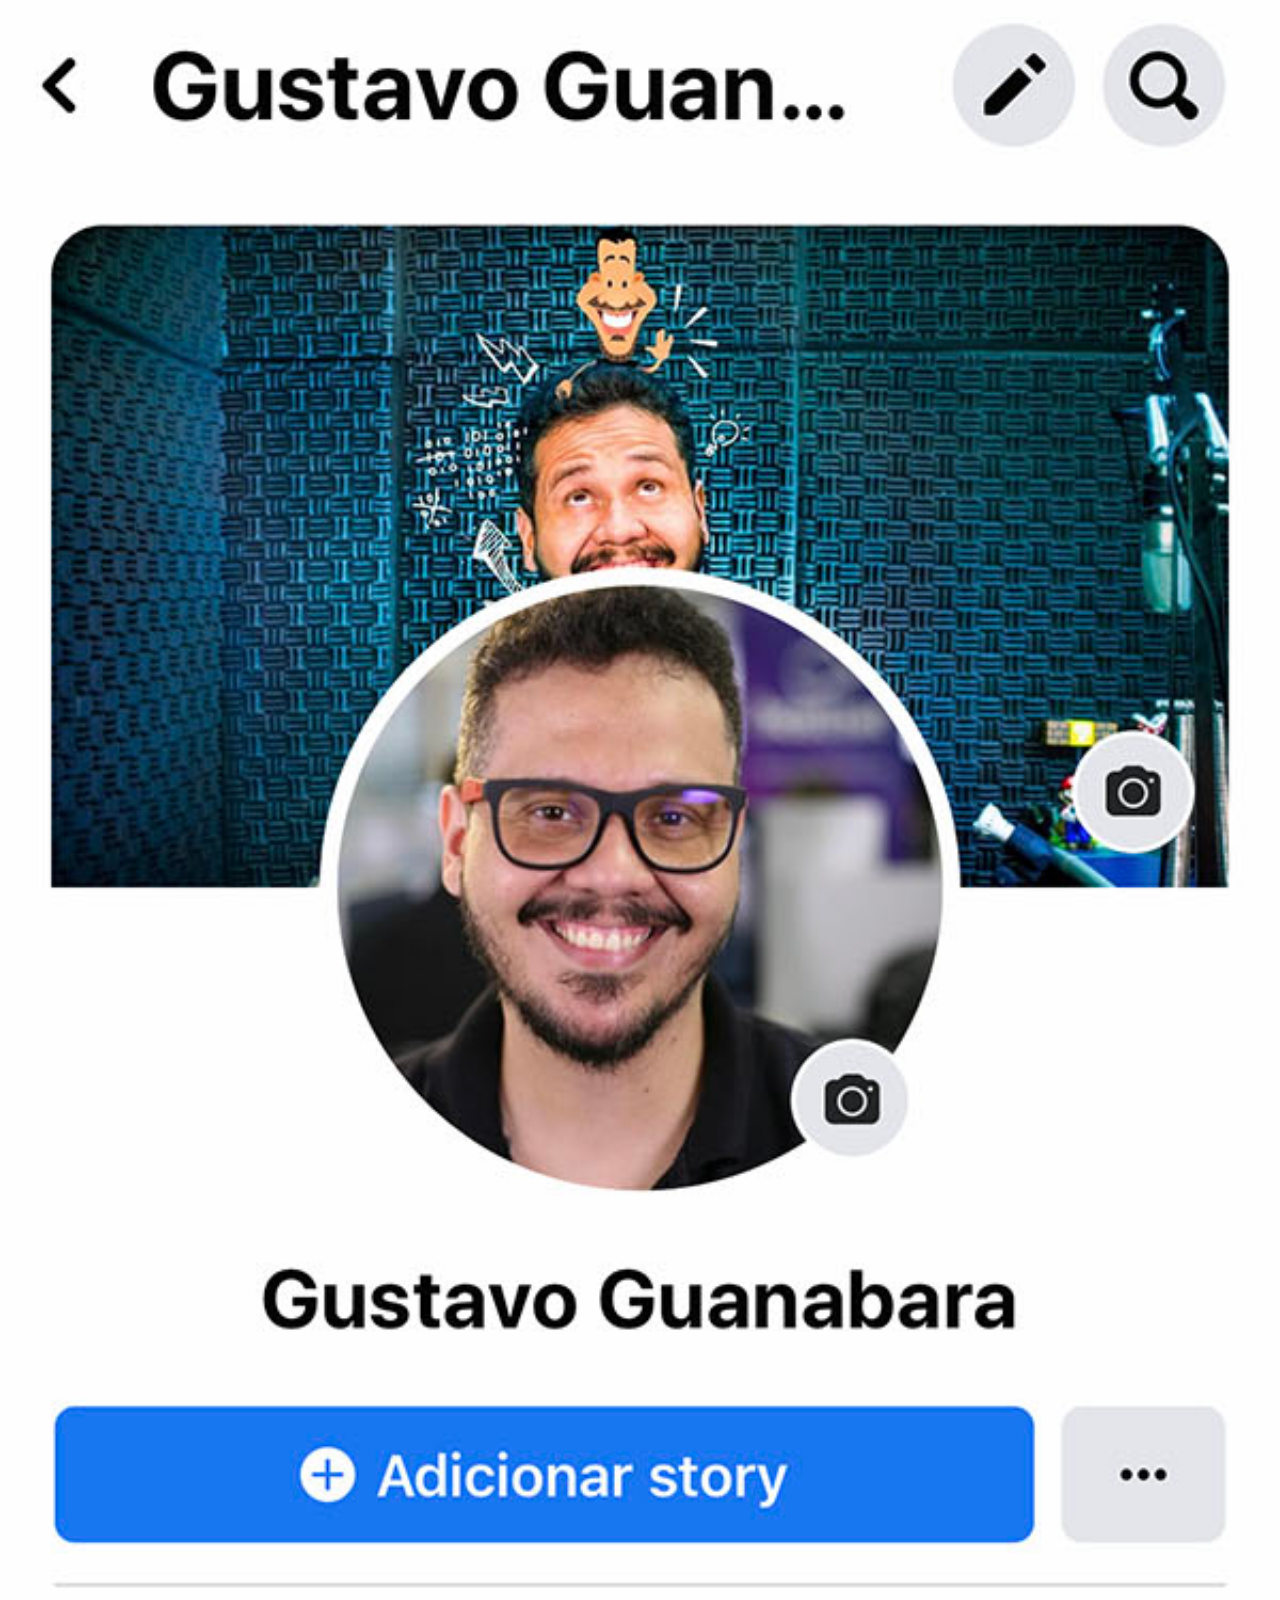
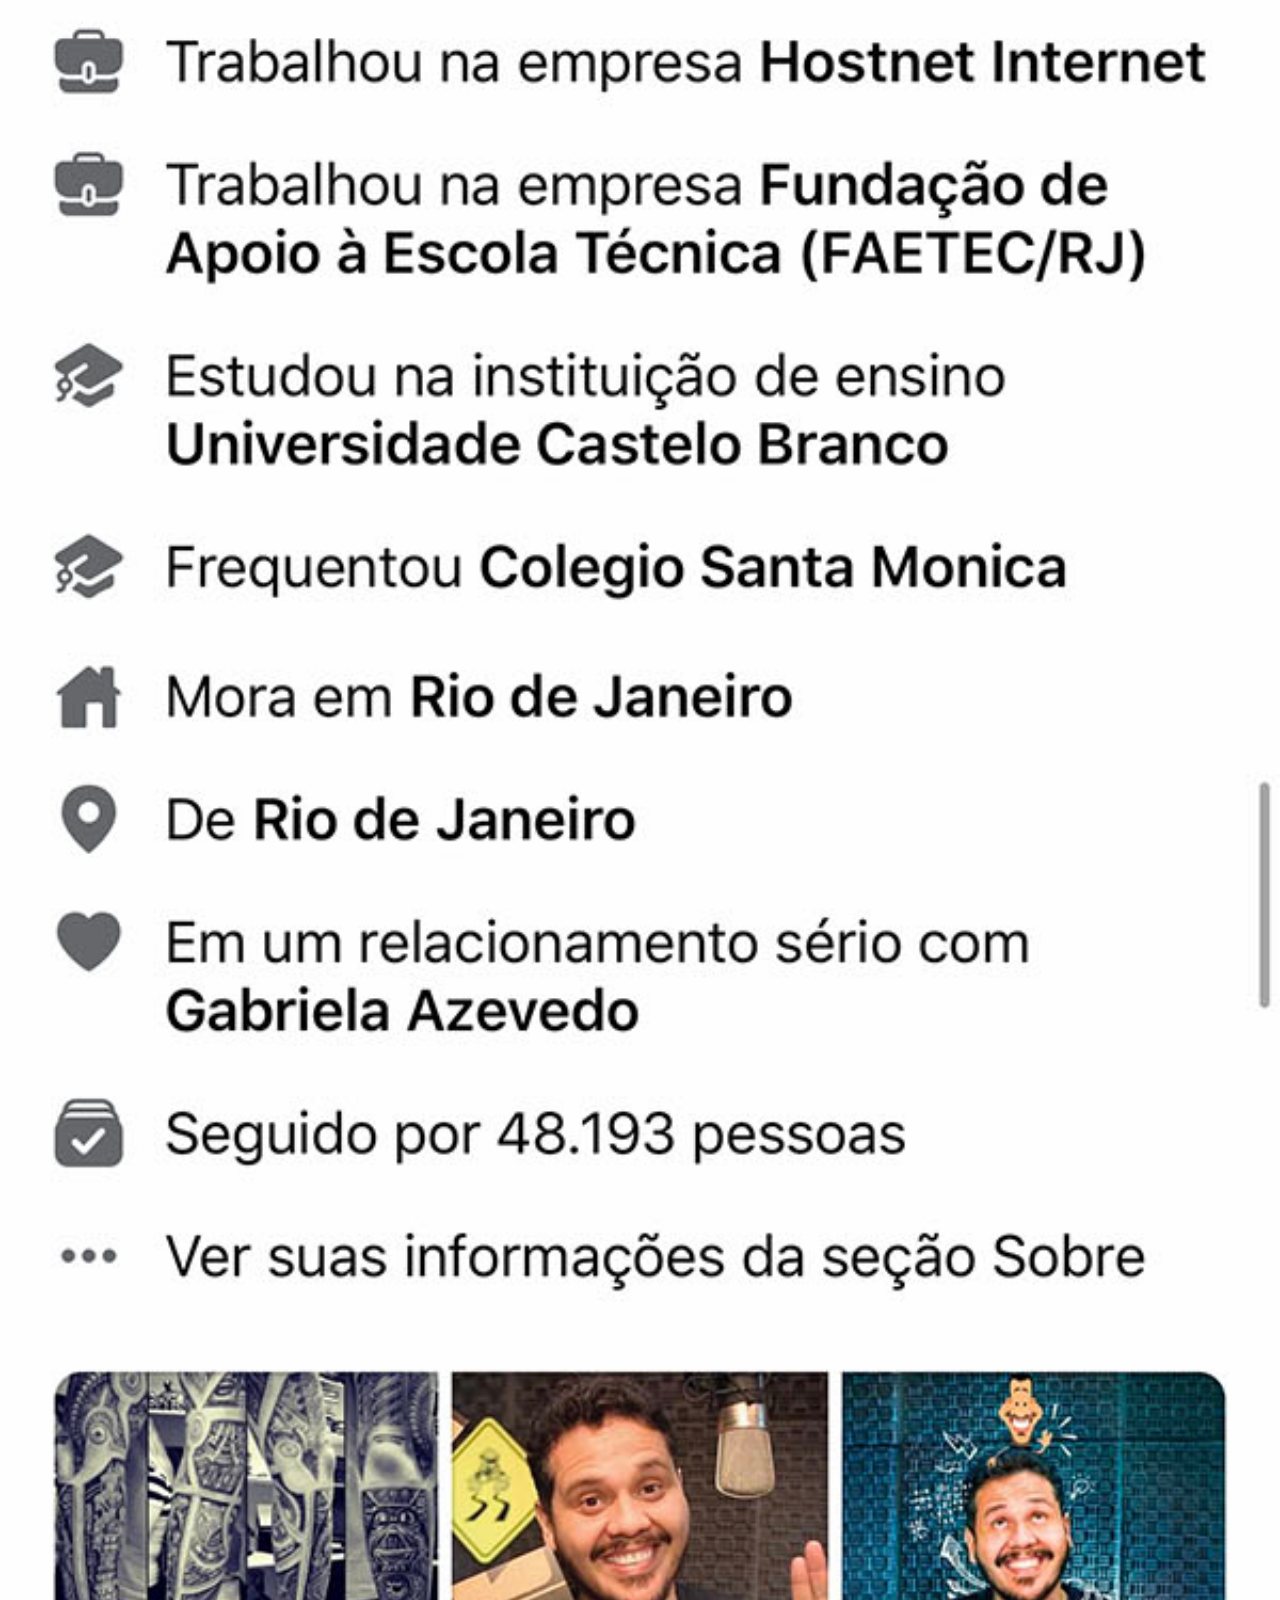
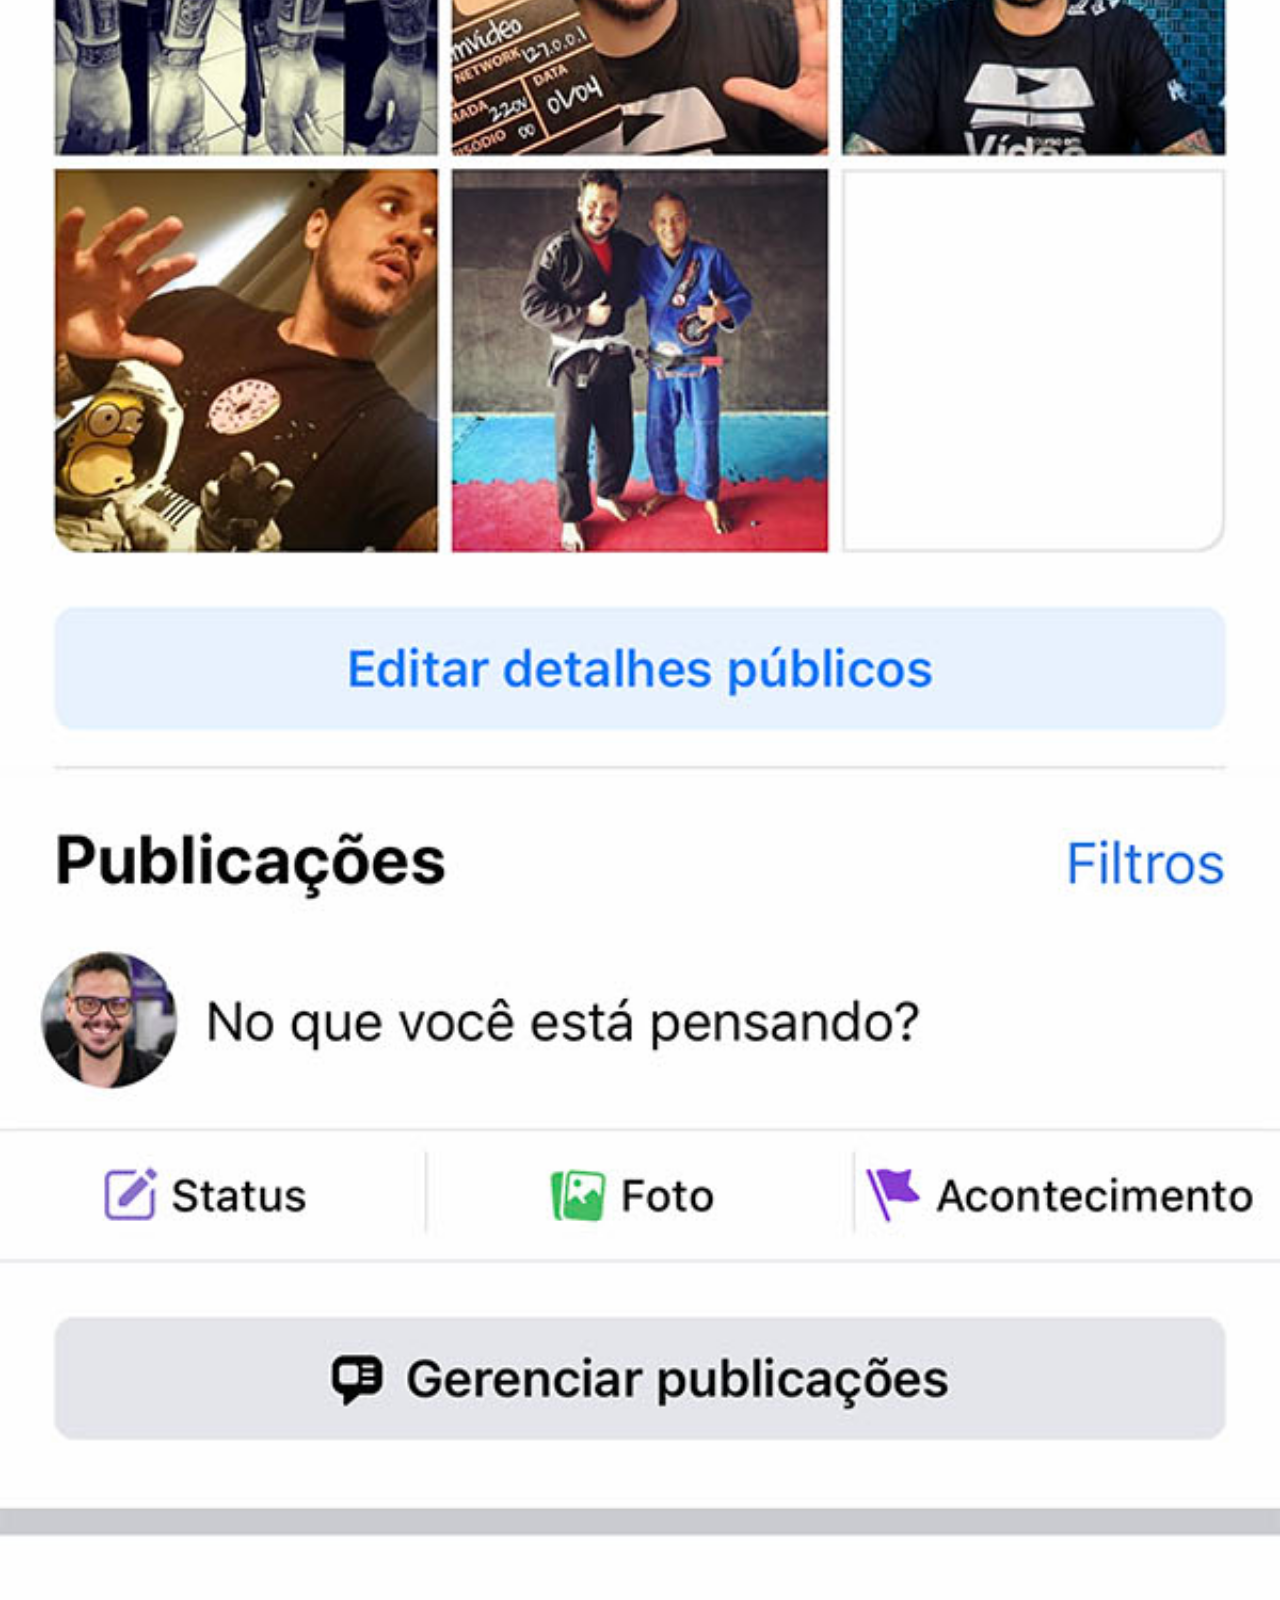
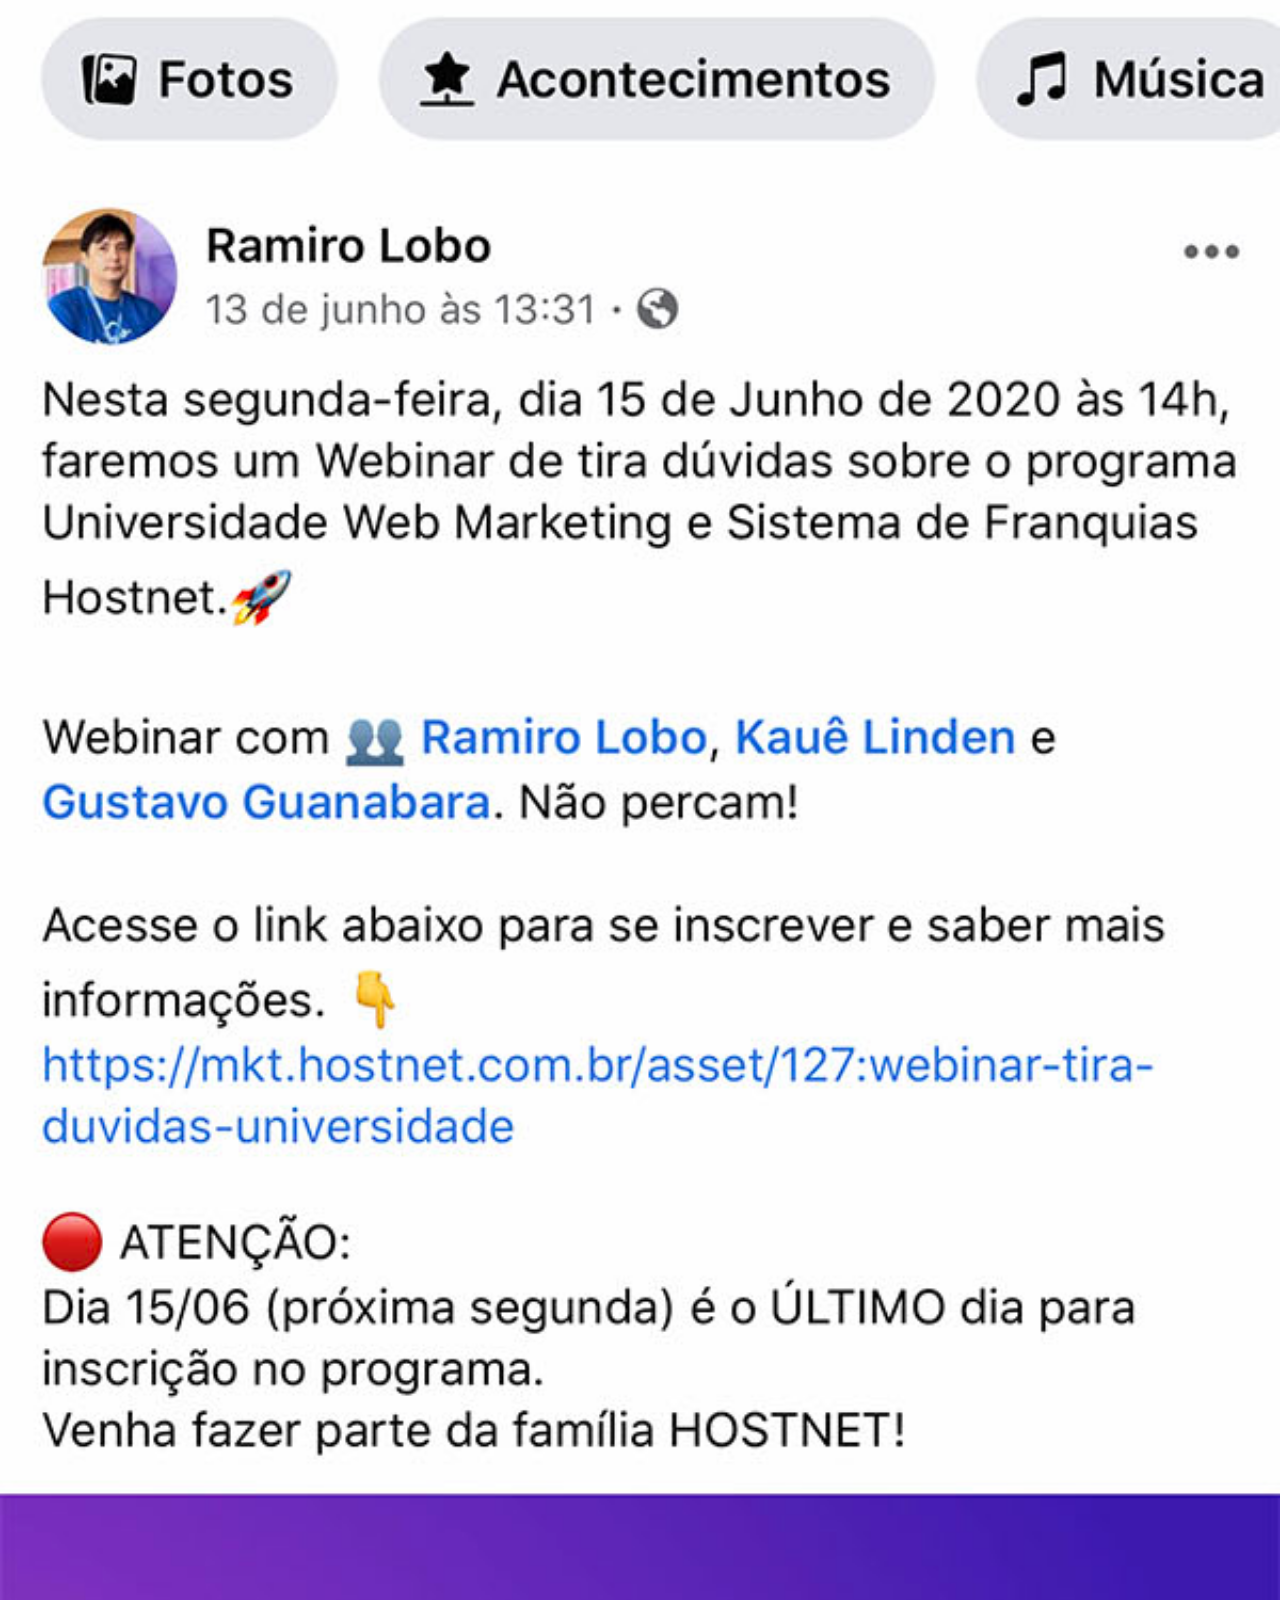
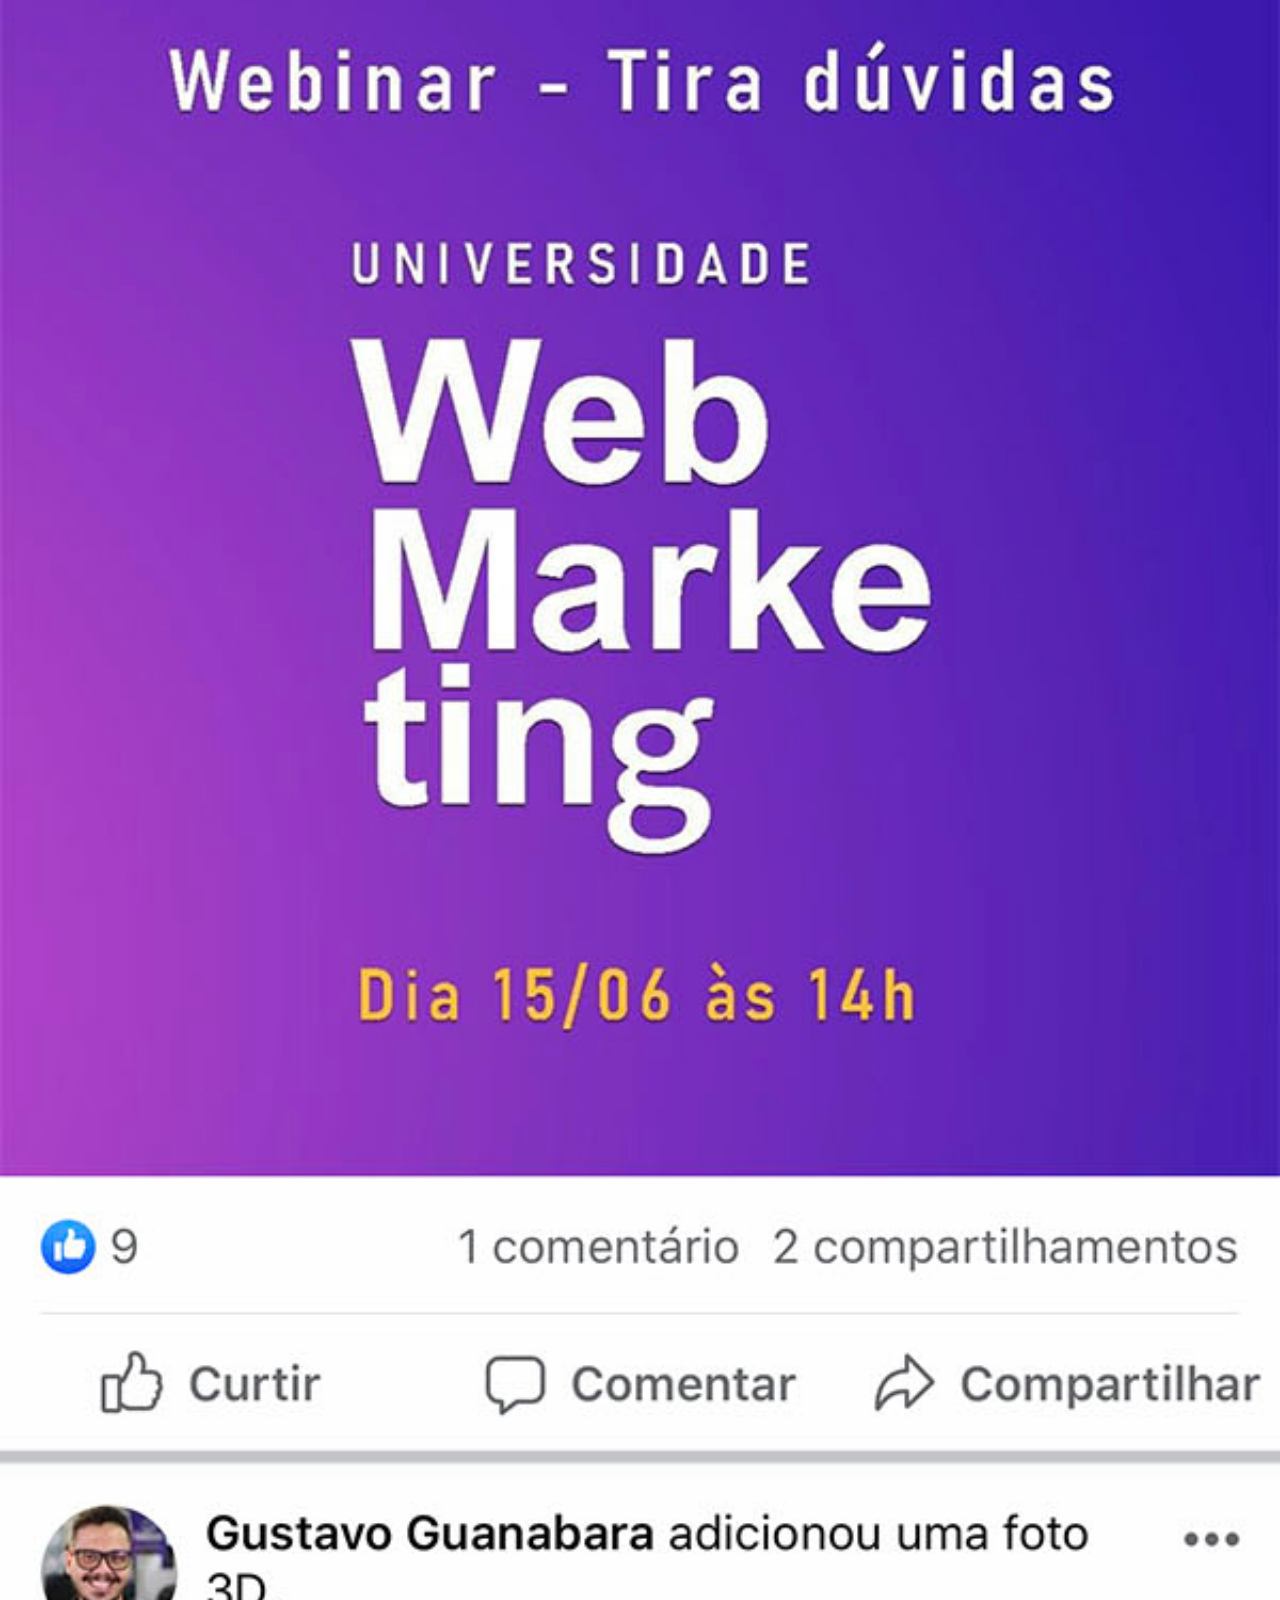
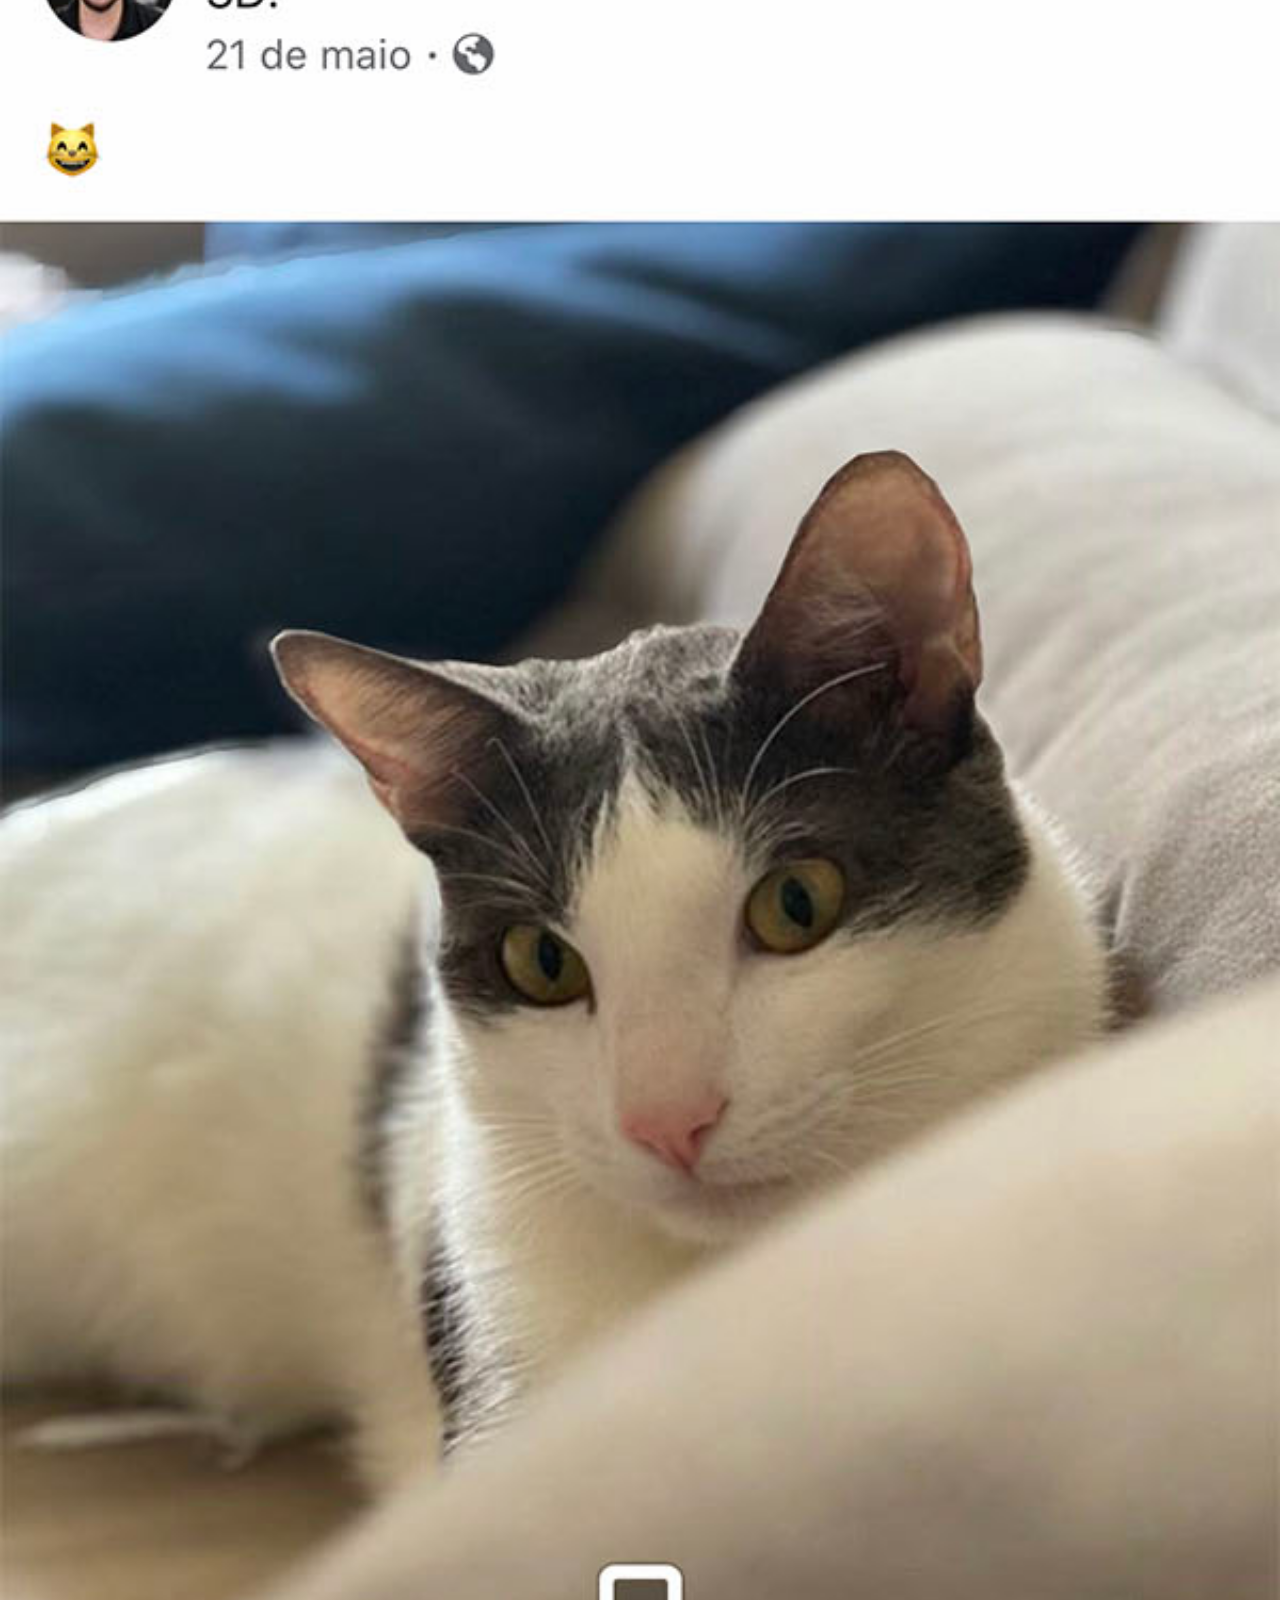
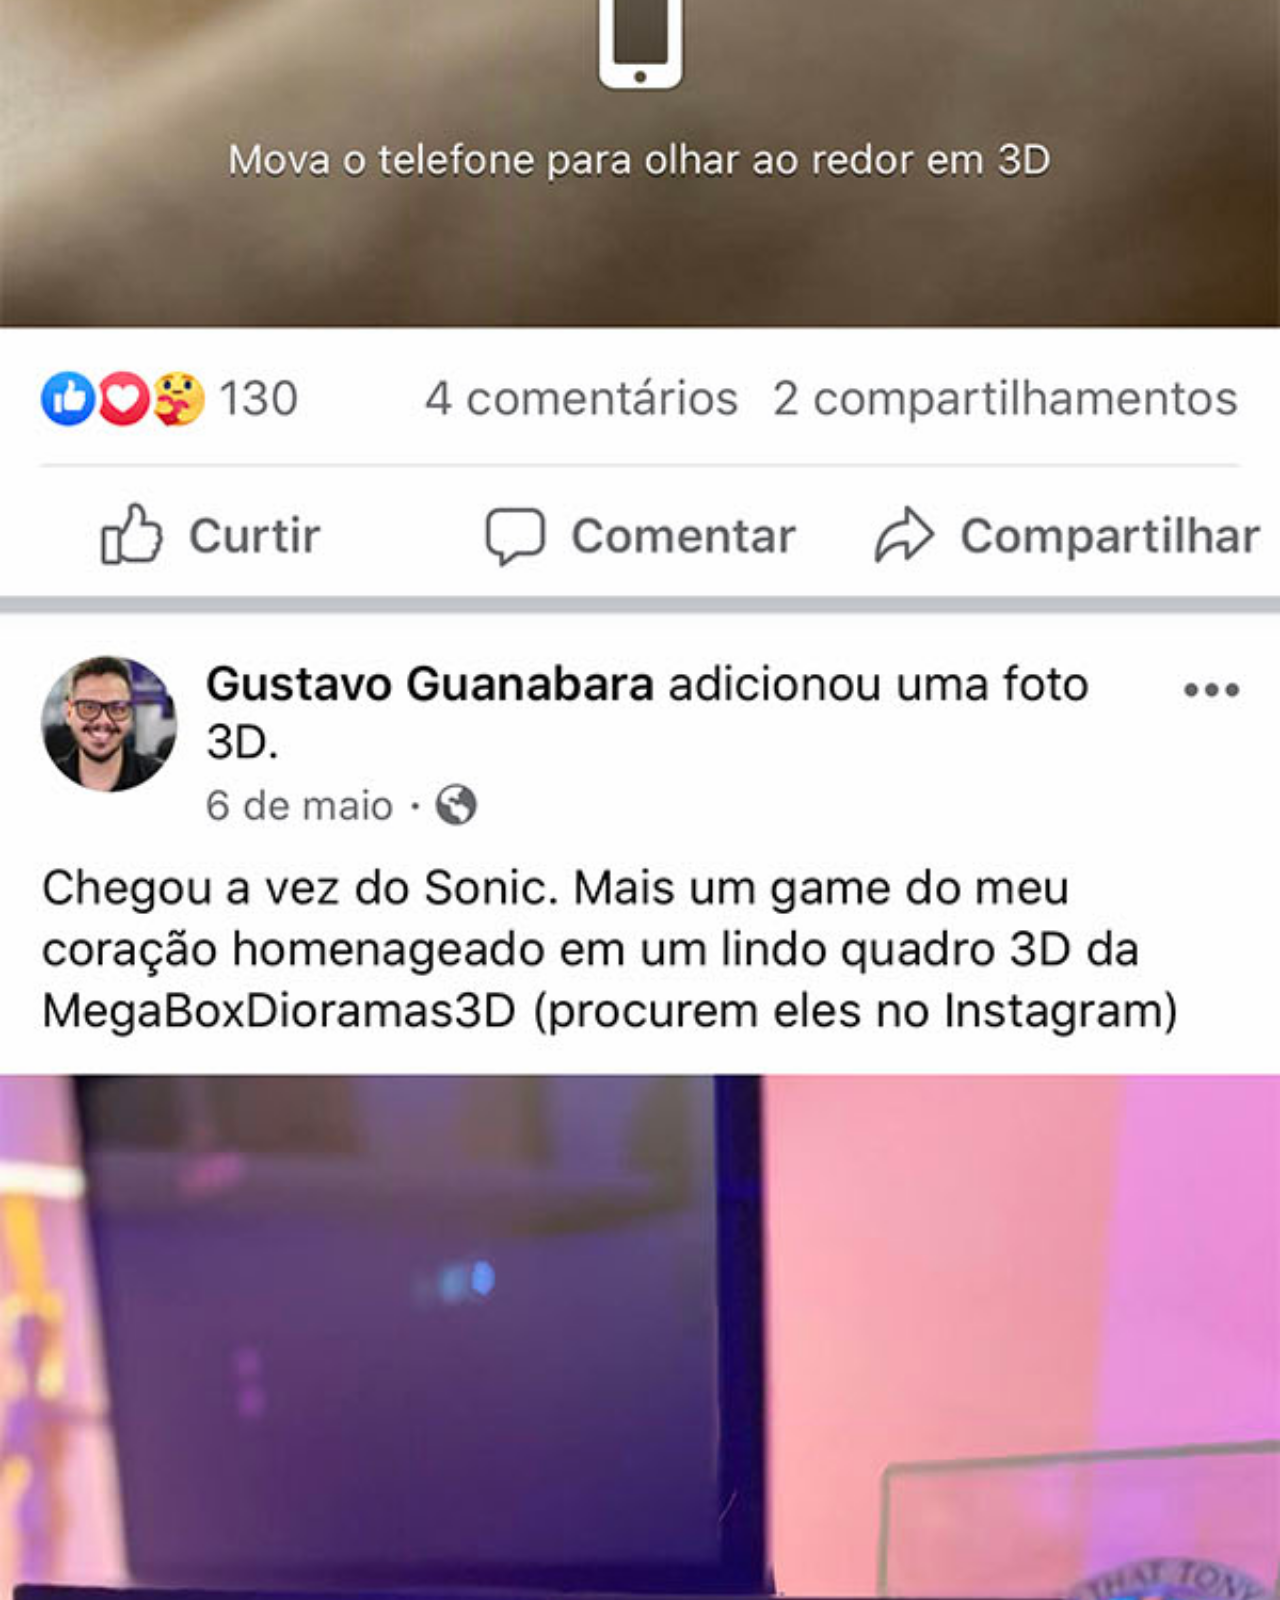
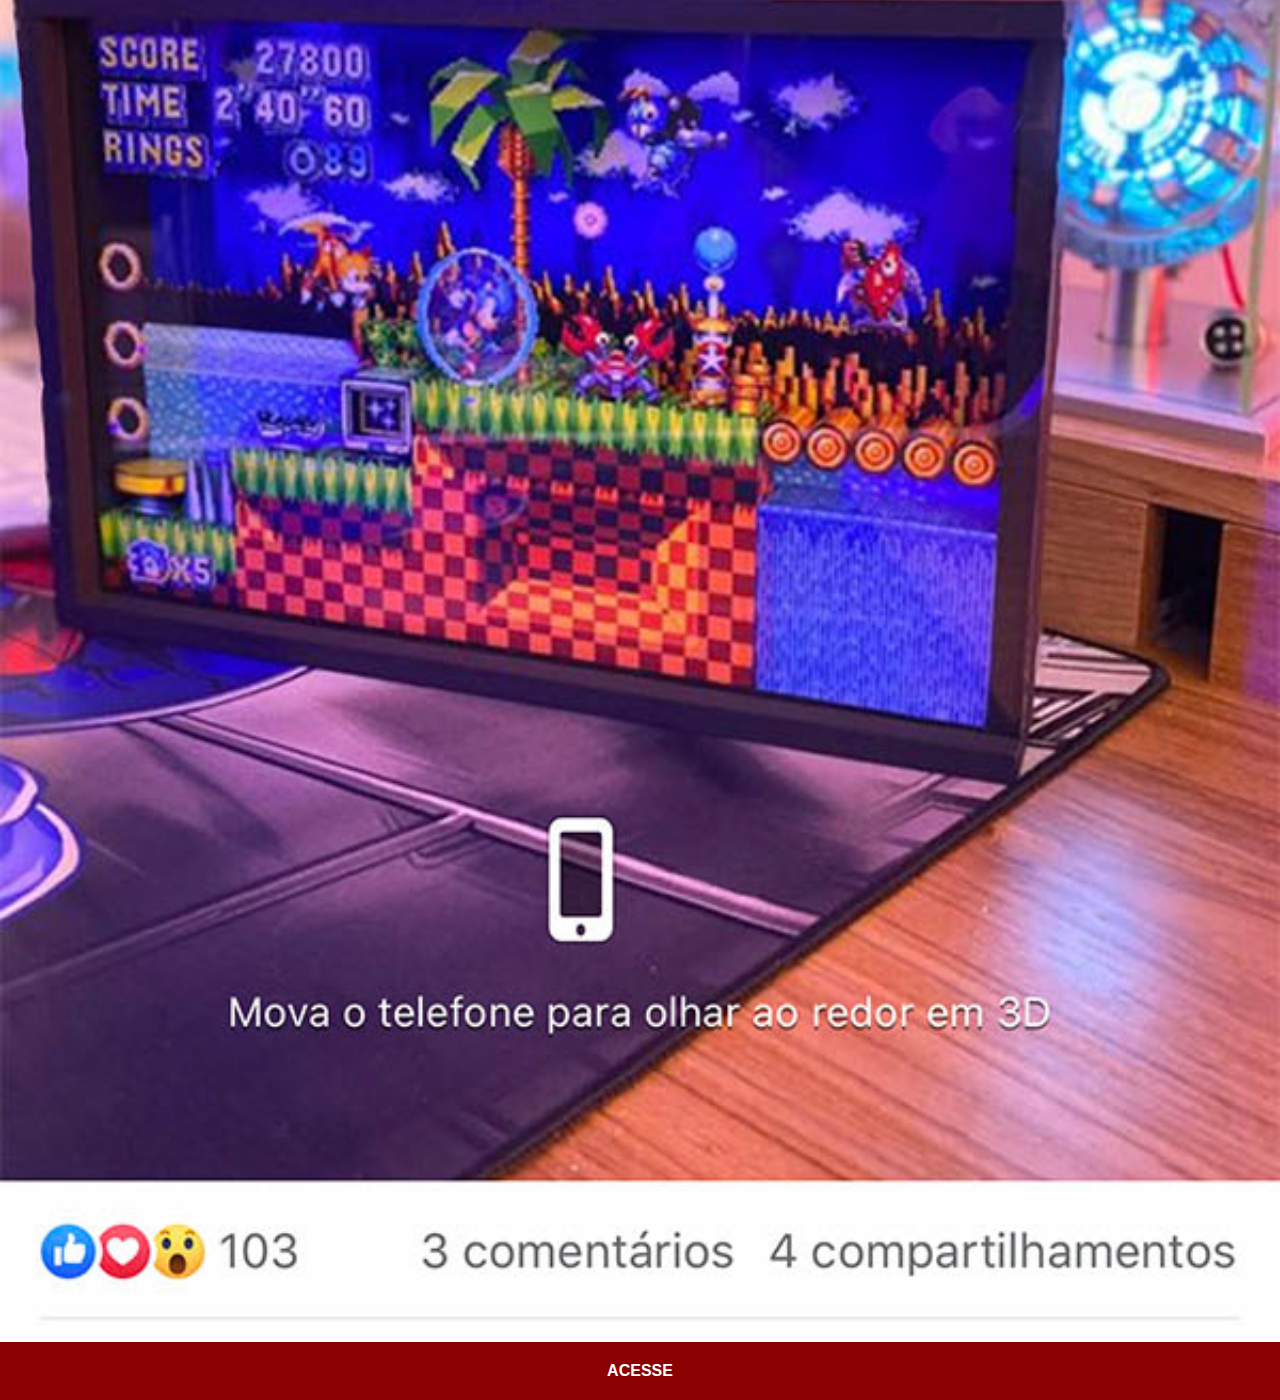
<file: facebook.html>
<!DOCTYPE html>
<html lang="pt-br">
<head>
    <meta charset="UTF-8">
    <meta name="viewport" content="width=device-width, initial-scale=1.0">
    <title>Document</title>
    <link rel="stylesheet" href="social.css">
</head>
<body>
    <img src="imagens/tela-facebook.jpg" alt="">
    <a href="https://github.com/gustavoguanabara" target="_blank">ACESSE</a>
</body>
</html>
</file>
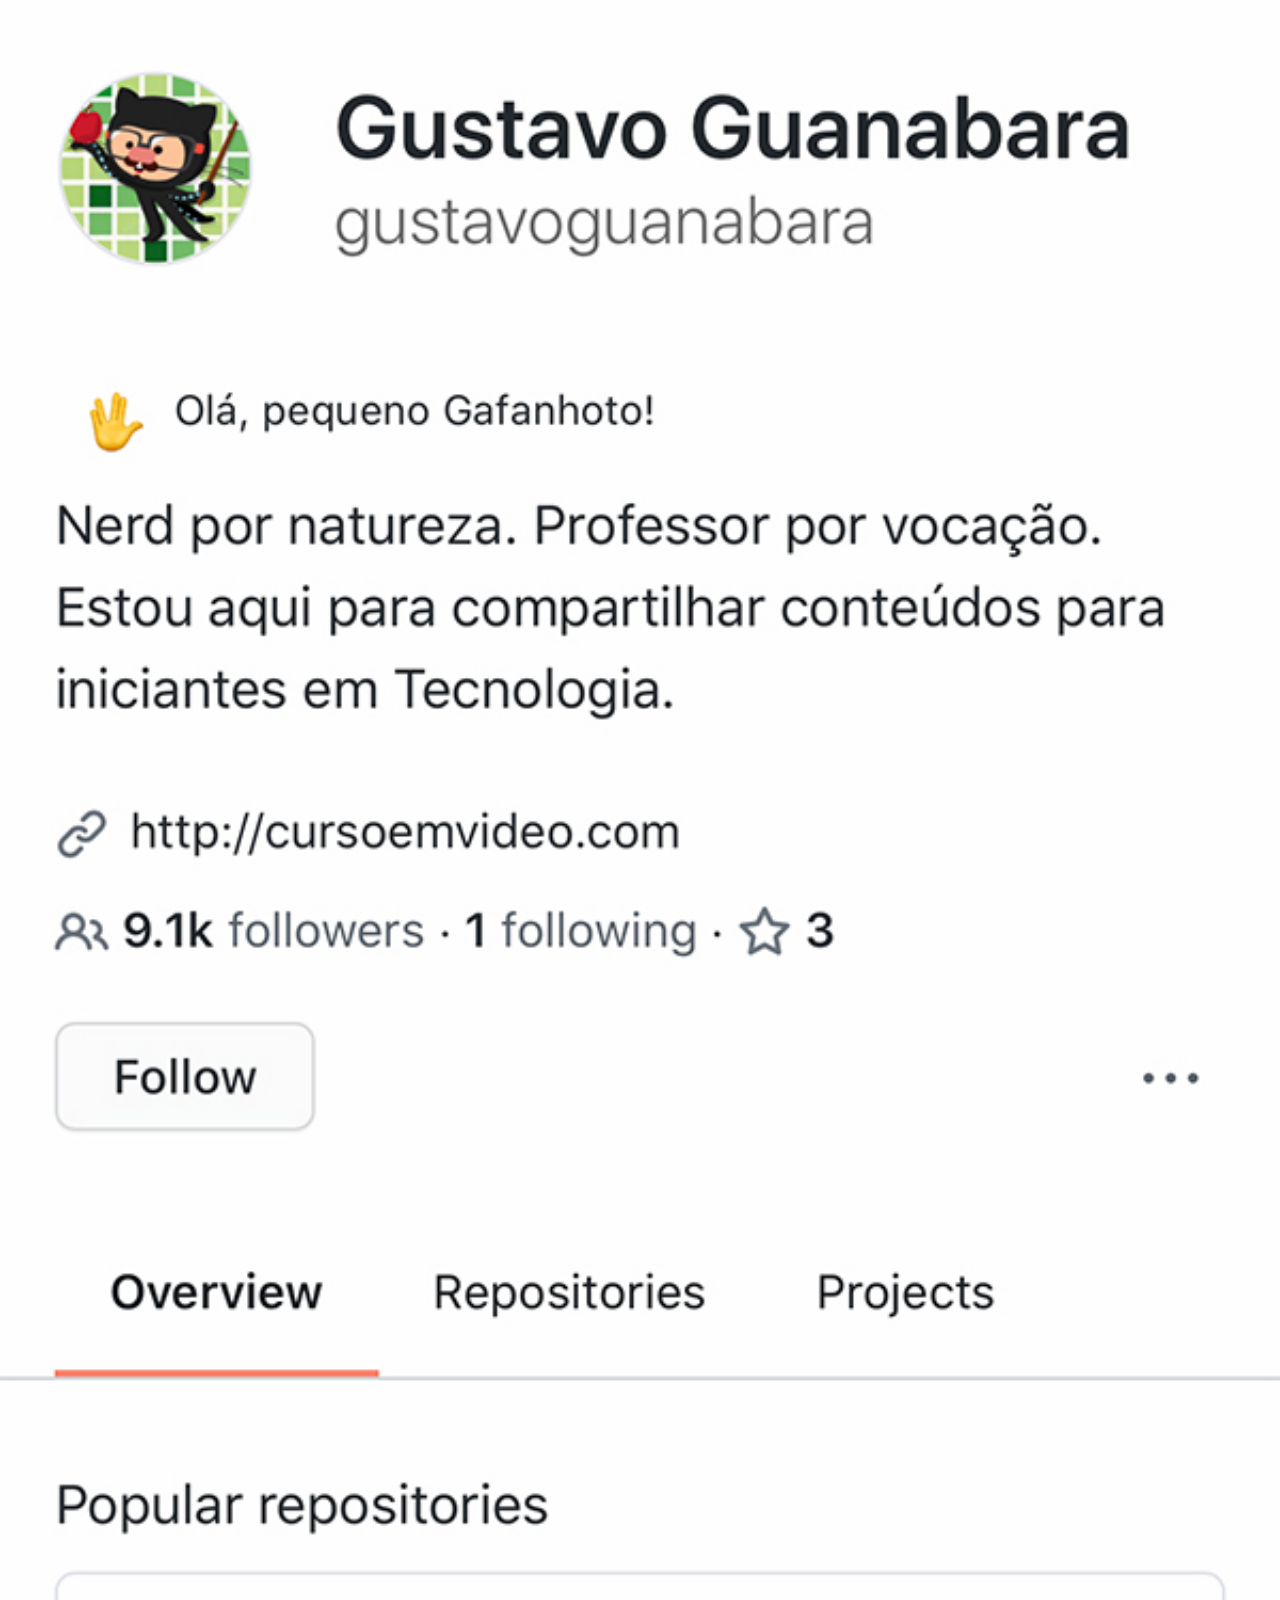
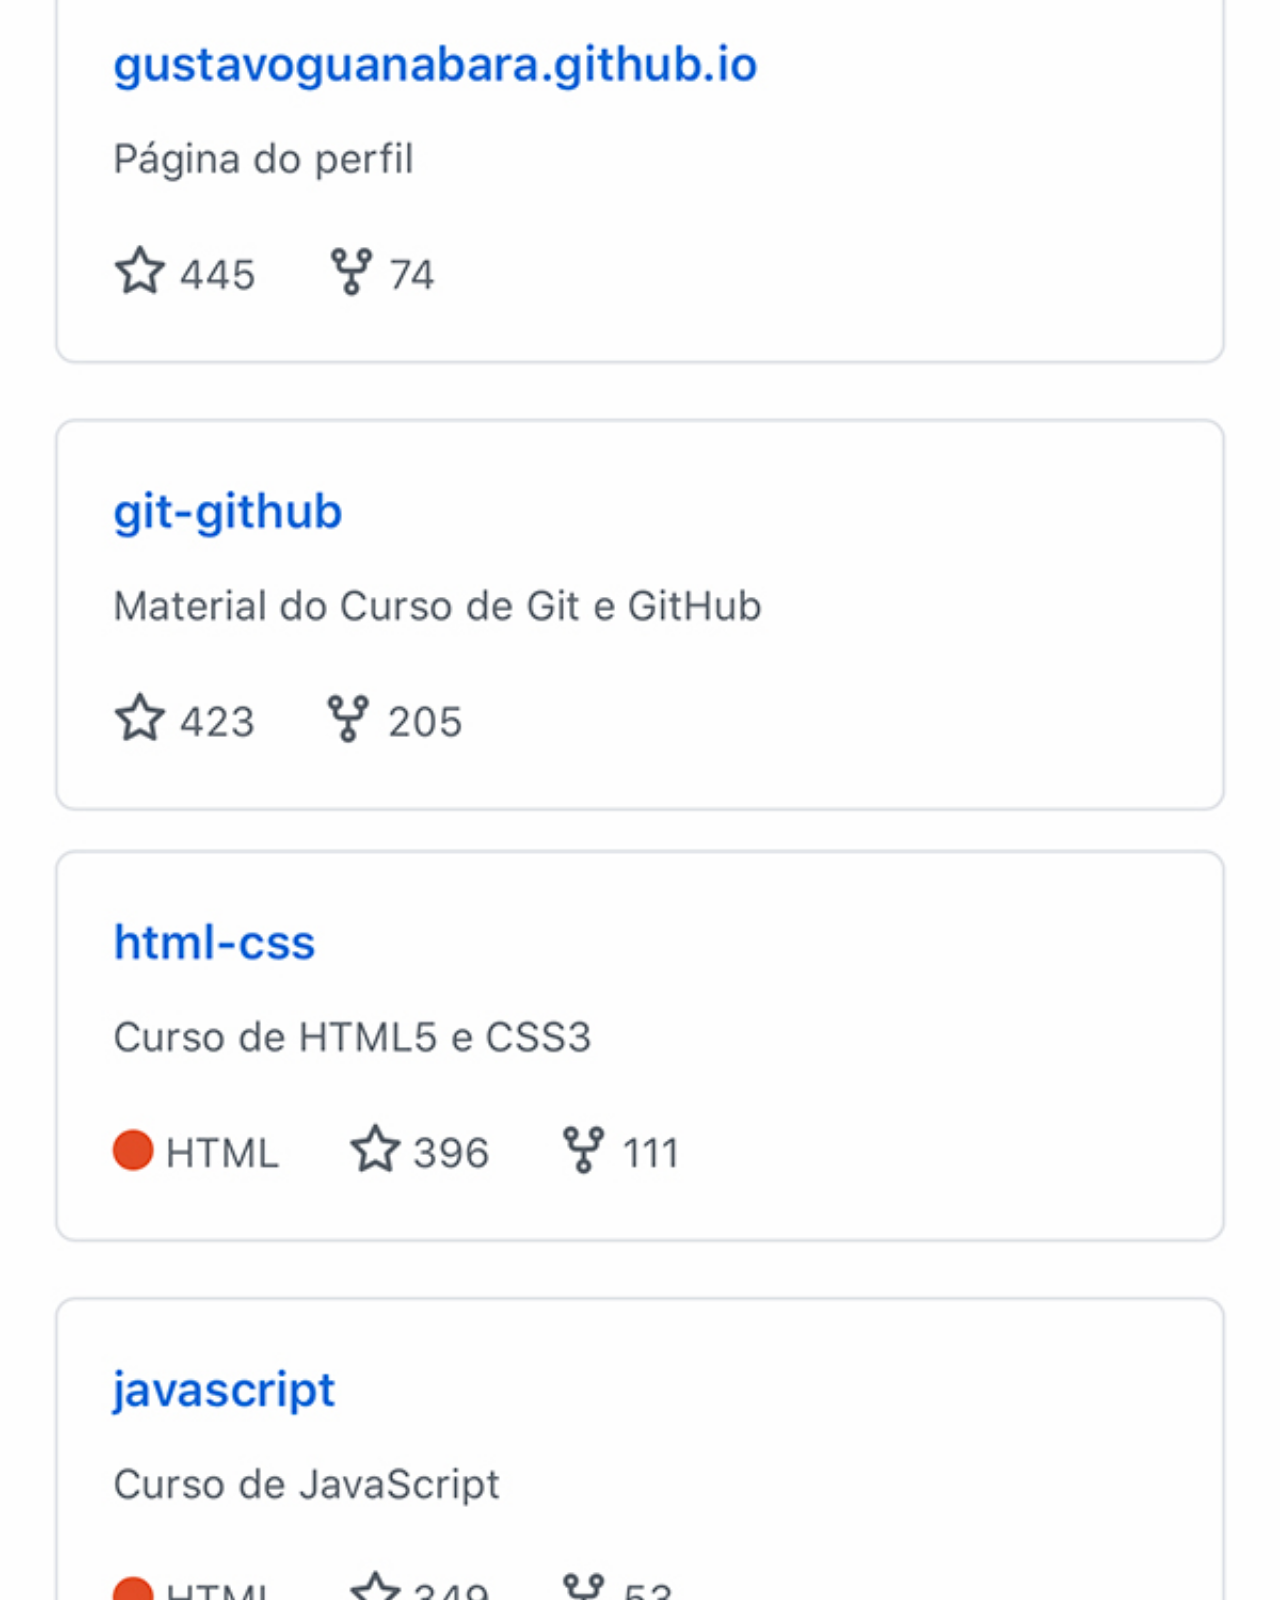
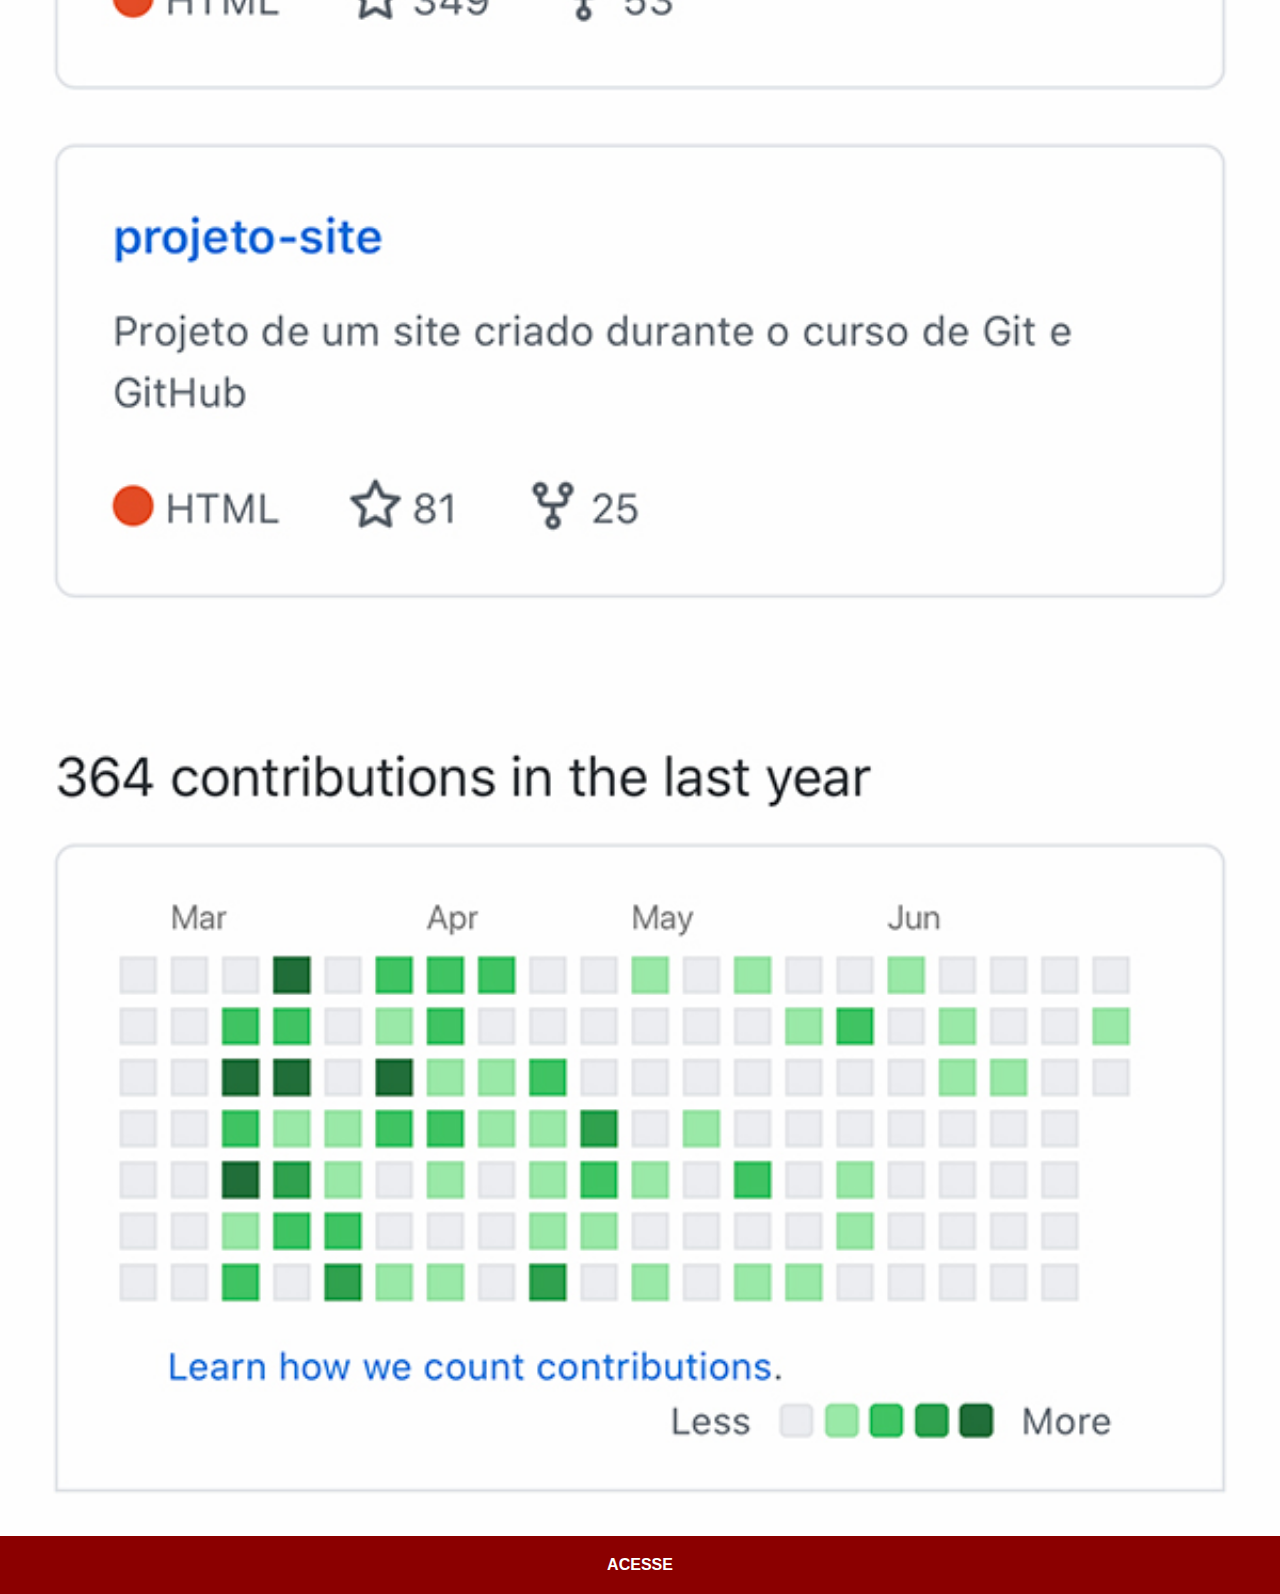
<file: github.html>
<!DOCTYPE html>
<html lang="pt-br">
<head>
    <meta charset="UTF-8">
    <meta name="viewport" content="width=device-width, initial-scale=1.0">
    <title>Document</title>
    <link rel="stylesheet" href="social.css">
</head>
<body>
    <img src="imagens/tela-github.jpg" alt="">
    <a href="https://github.com/gustavoguanabara" target="_blank">ACESSE</a>
</body>
</html>
</file>
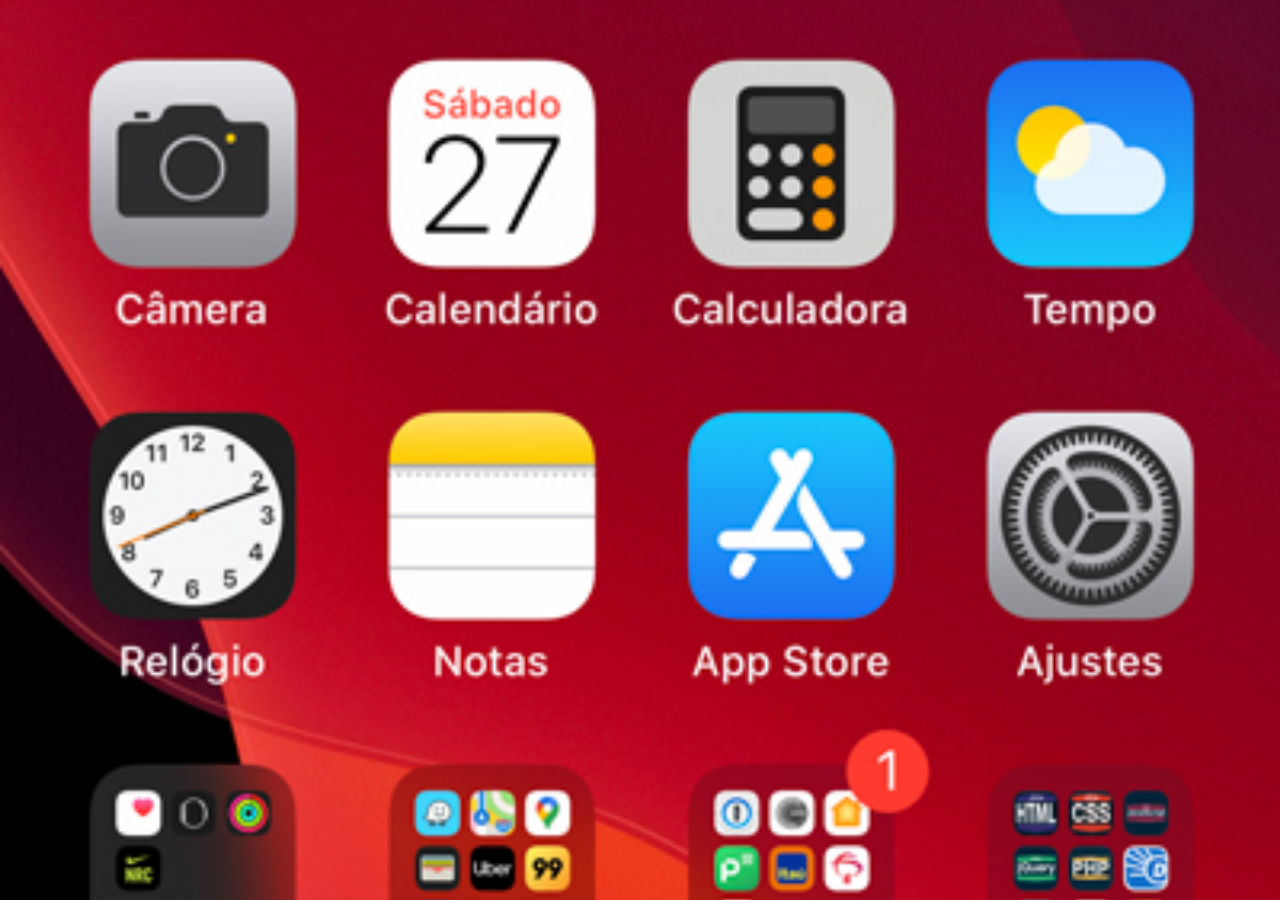
<file: home.html>
<!DOCTYPE html>
<html lang="pt-br">
<head>
    <meta charset="UTF-8">
    <meta name="viewport" content="width=device-width, initial-scale=1.0">
    <title>Document</title>
</head>
    <style>
        *{
            margin: 0px;
            padding: 0px;
        }

        body{
            width: 100vw;
            height: 100vh;
            background: black url(imagens/tela-home.jpg) no-repeat top center;
            background-size: cover;
        }
    </style>
<body>
    
</body>
</html>
</file>
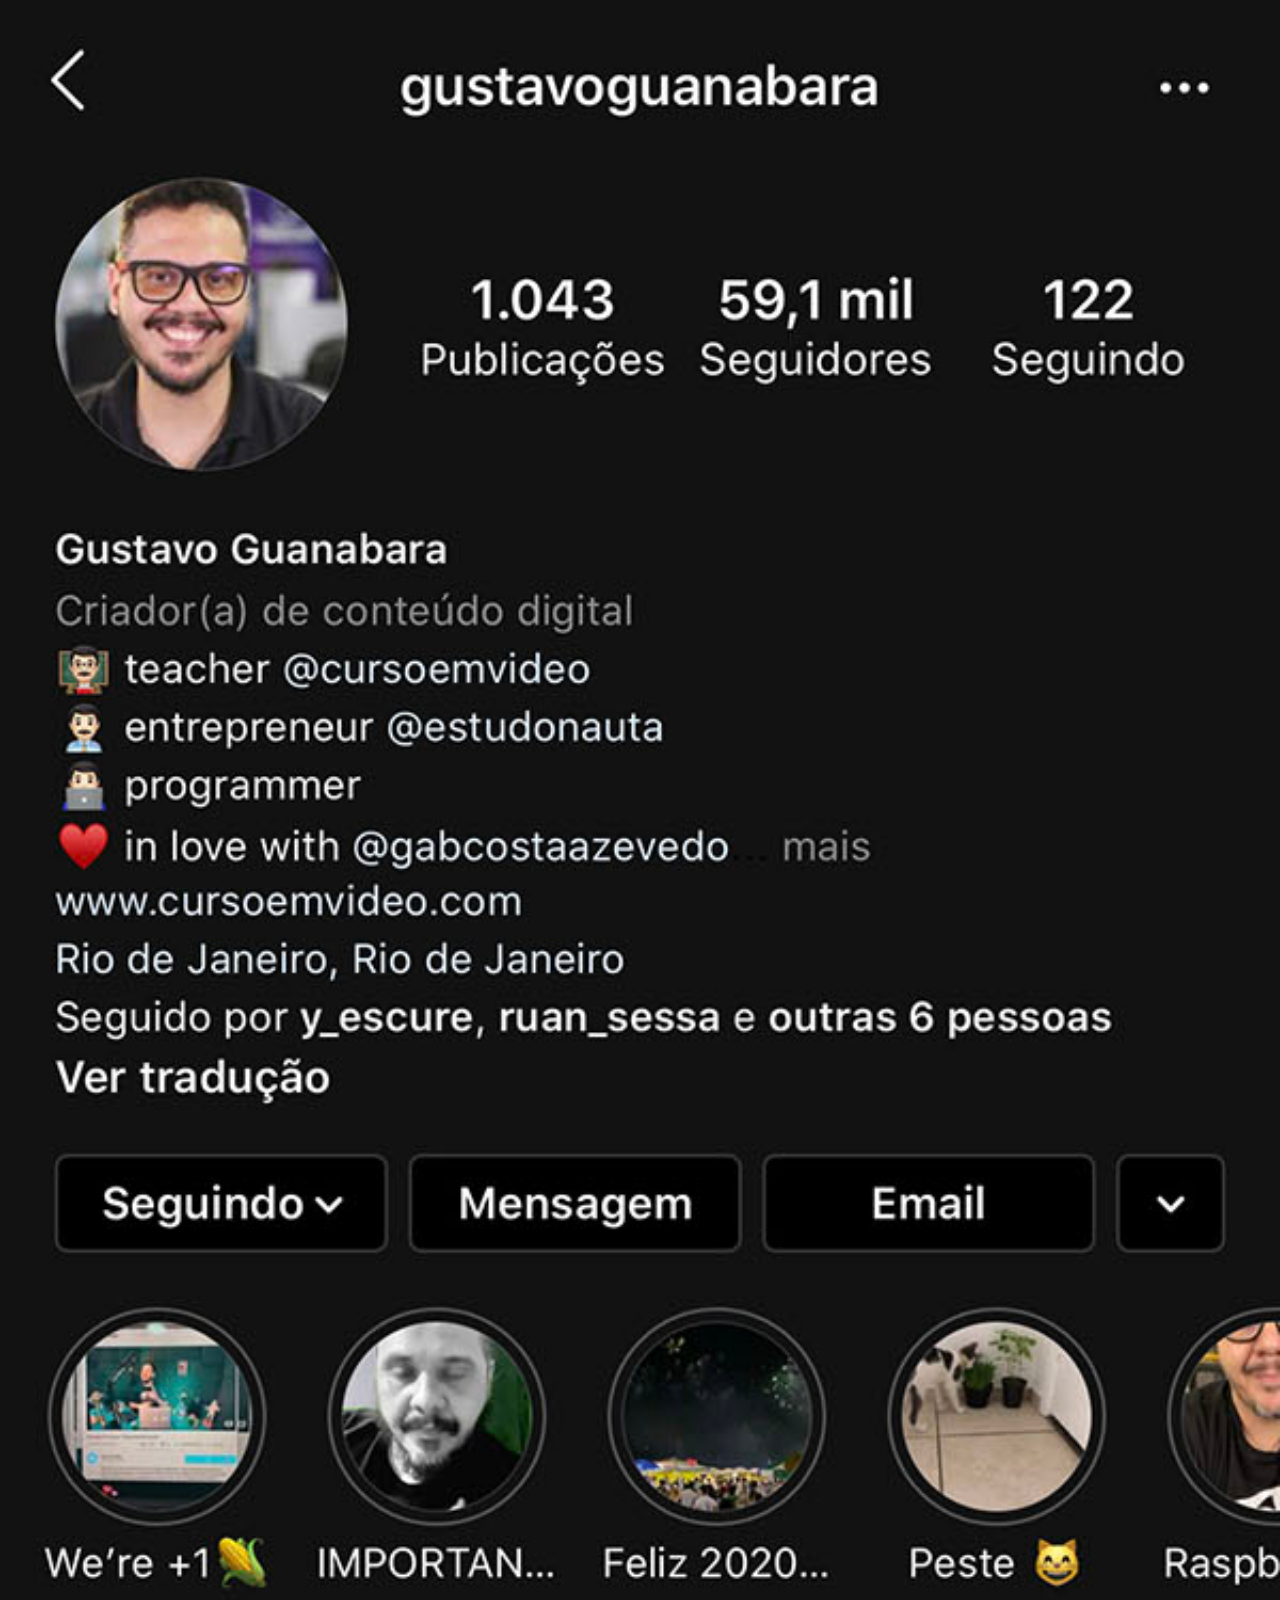
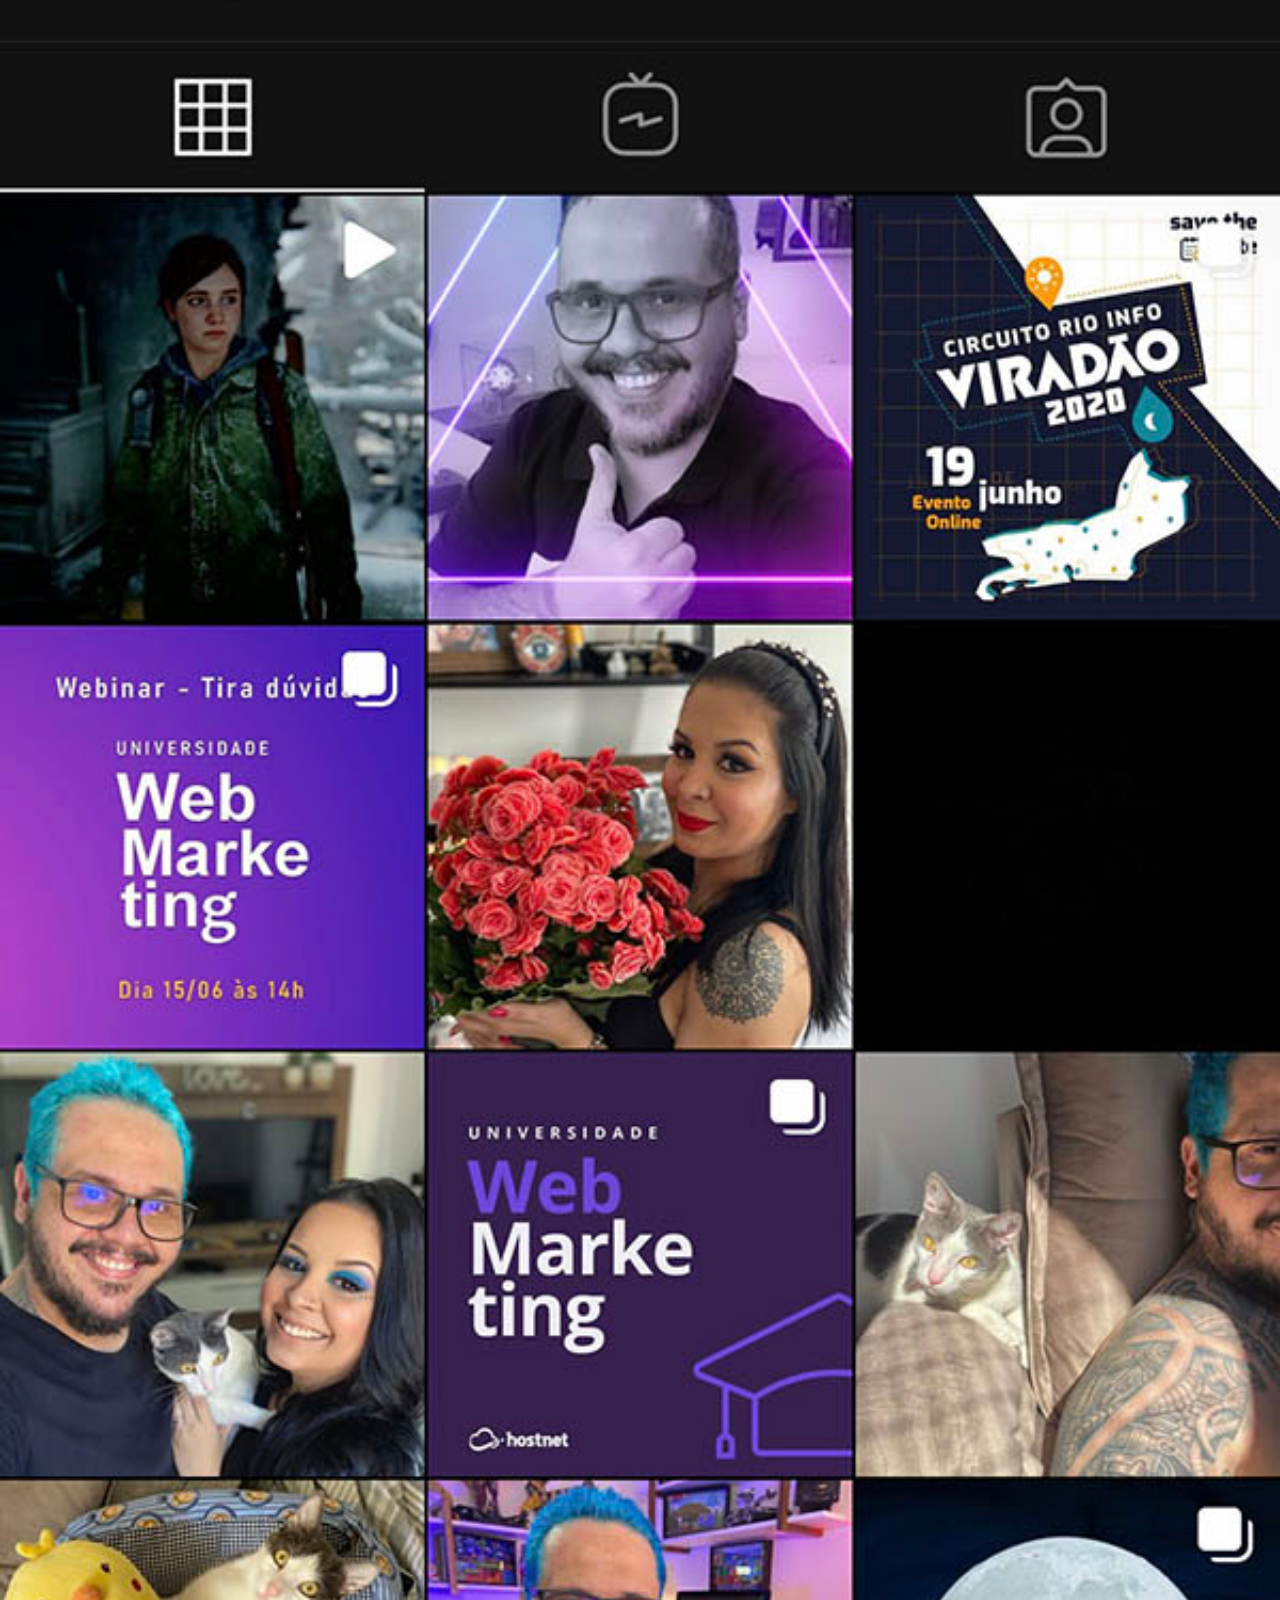
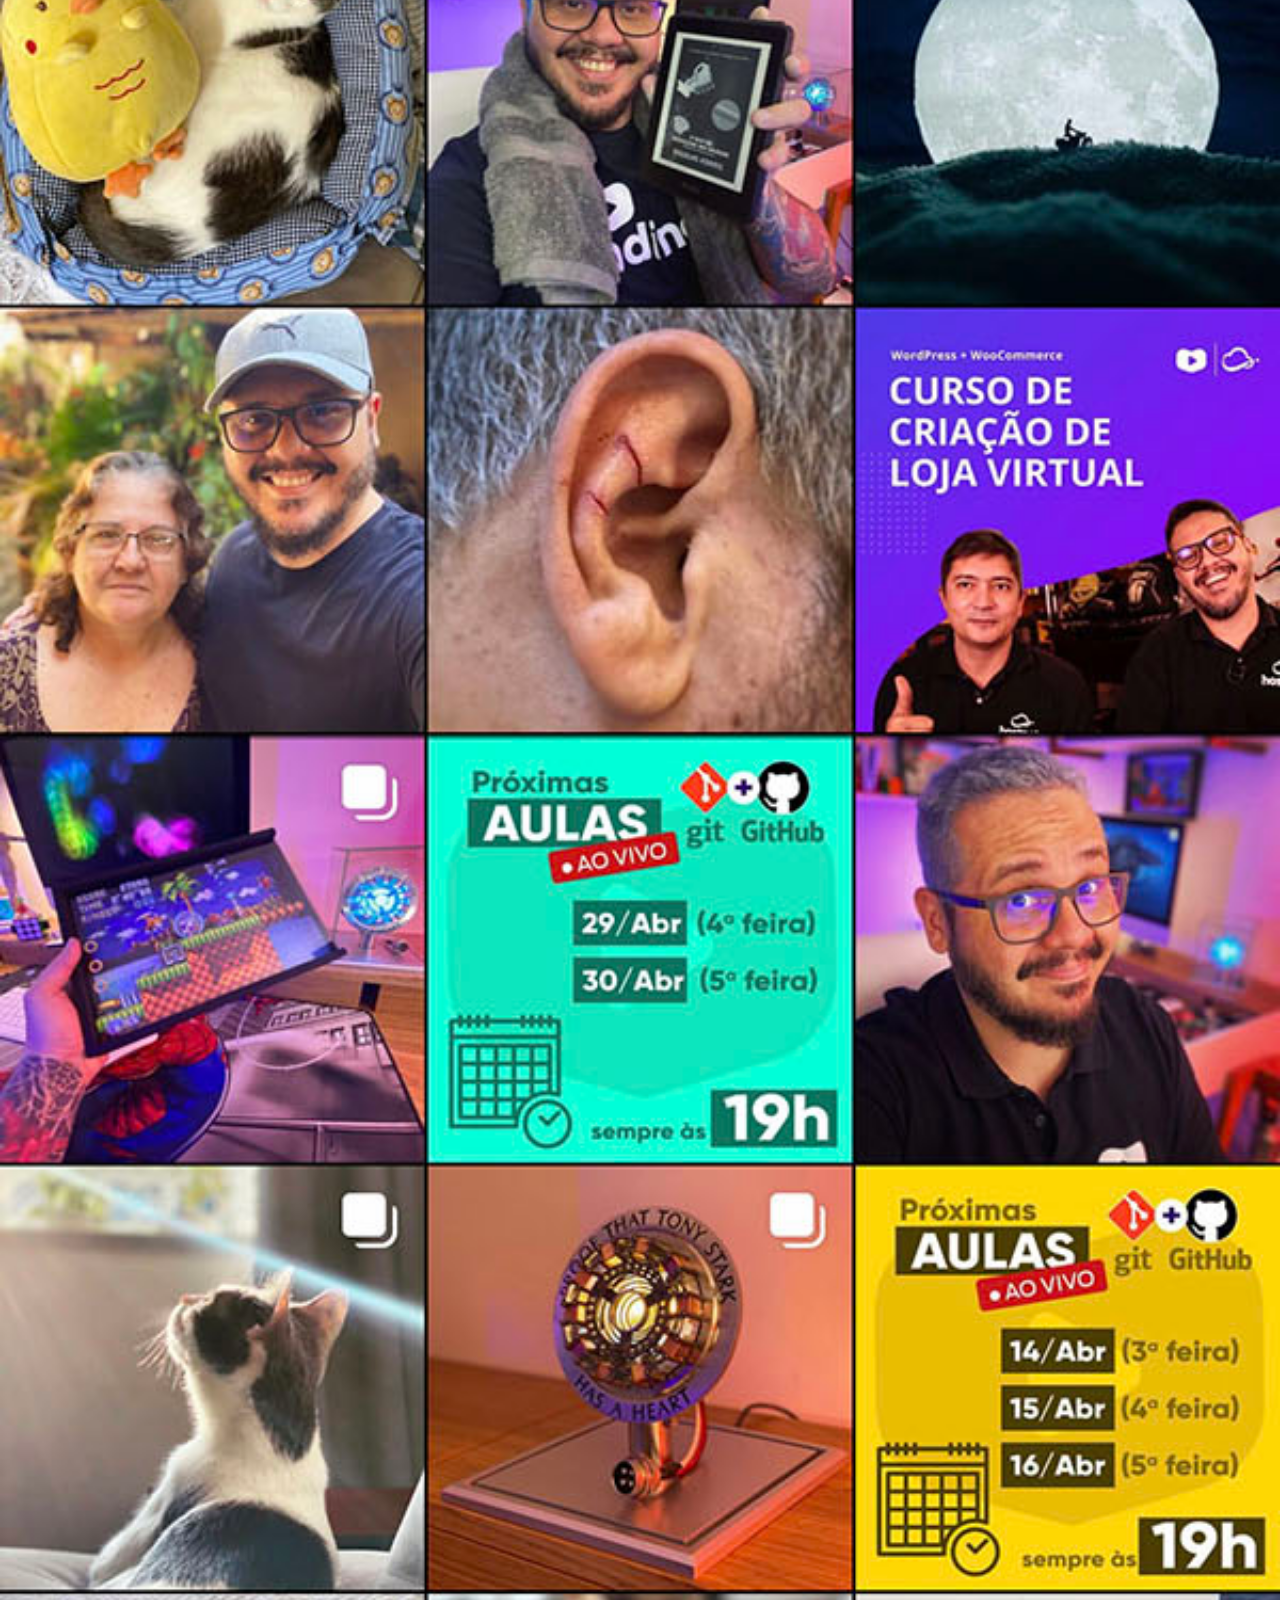
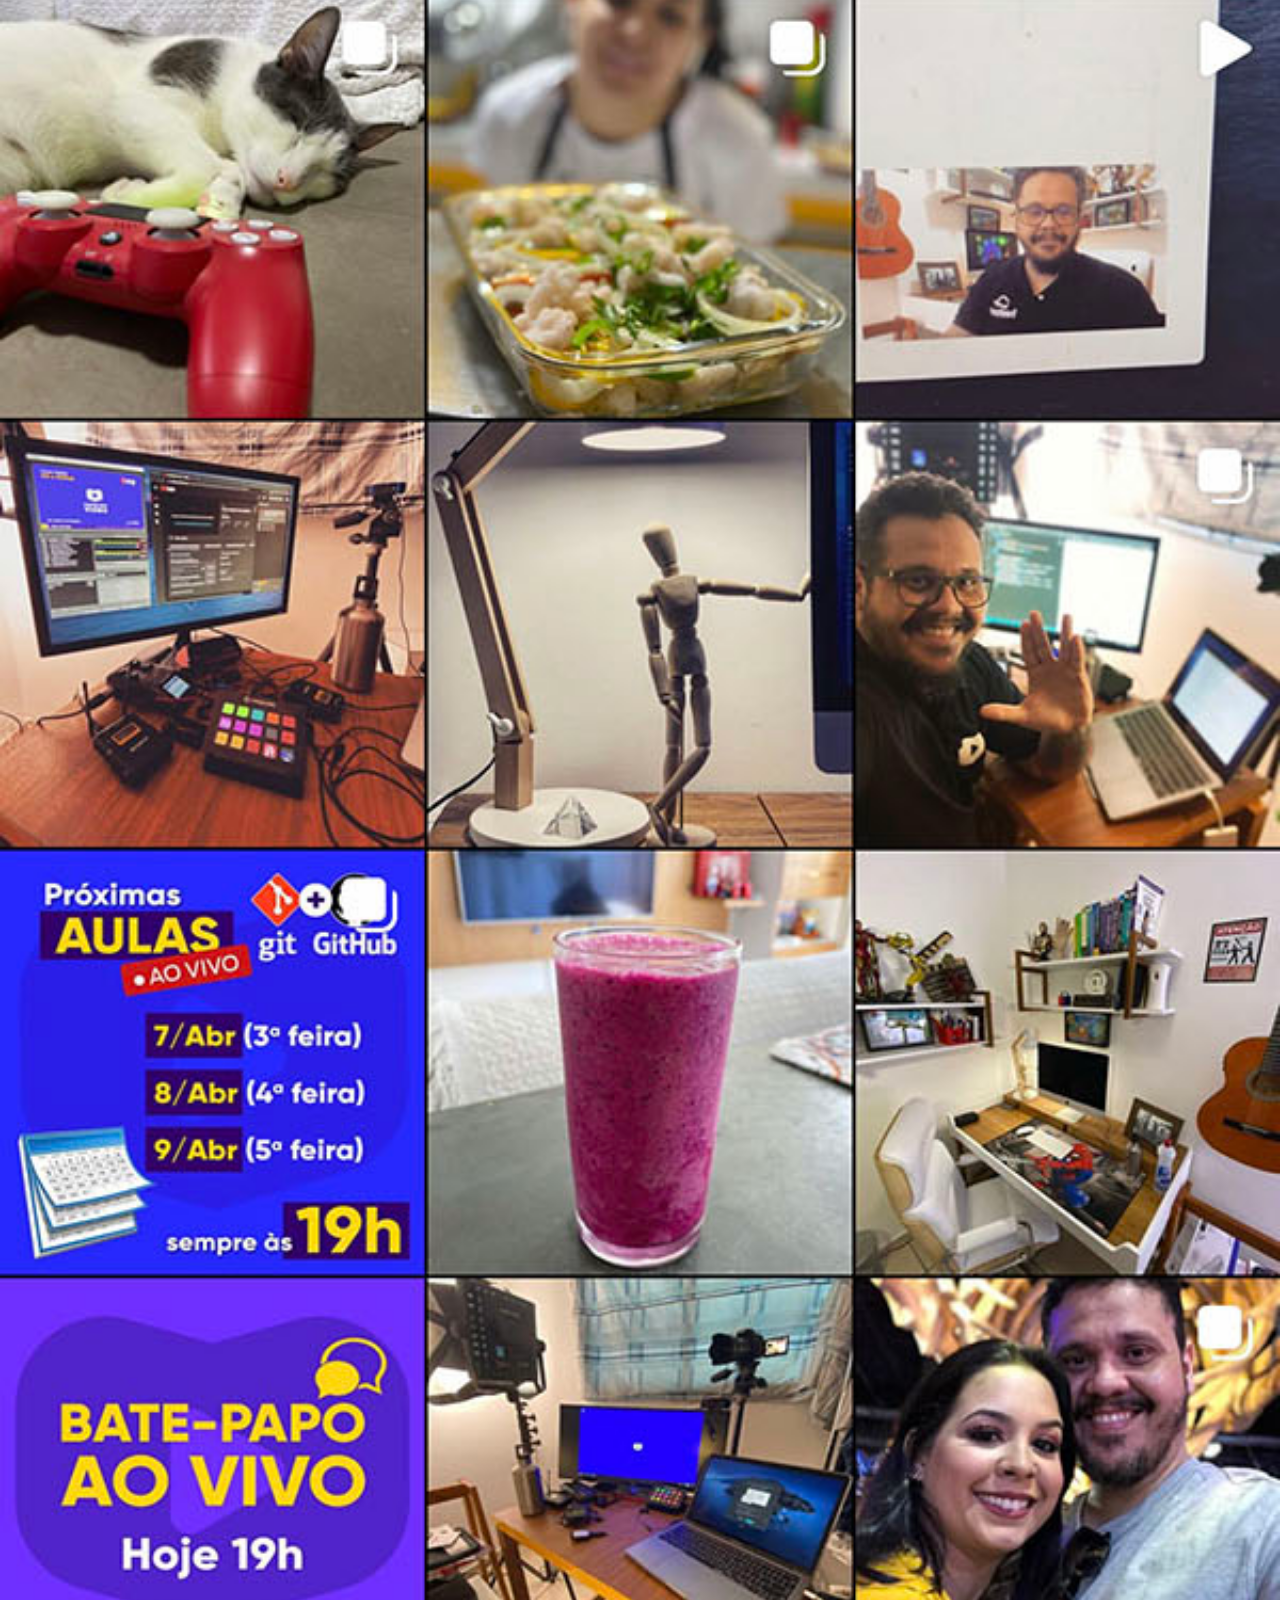
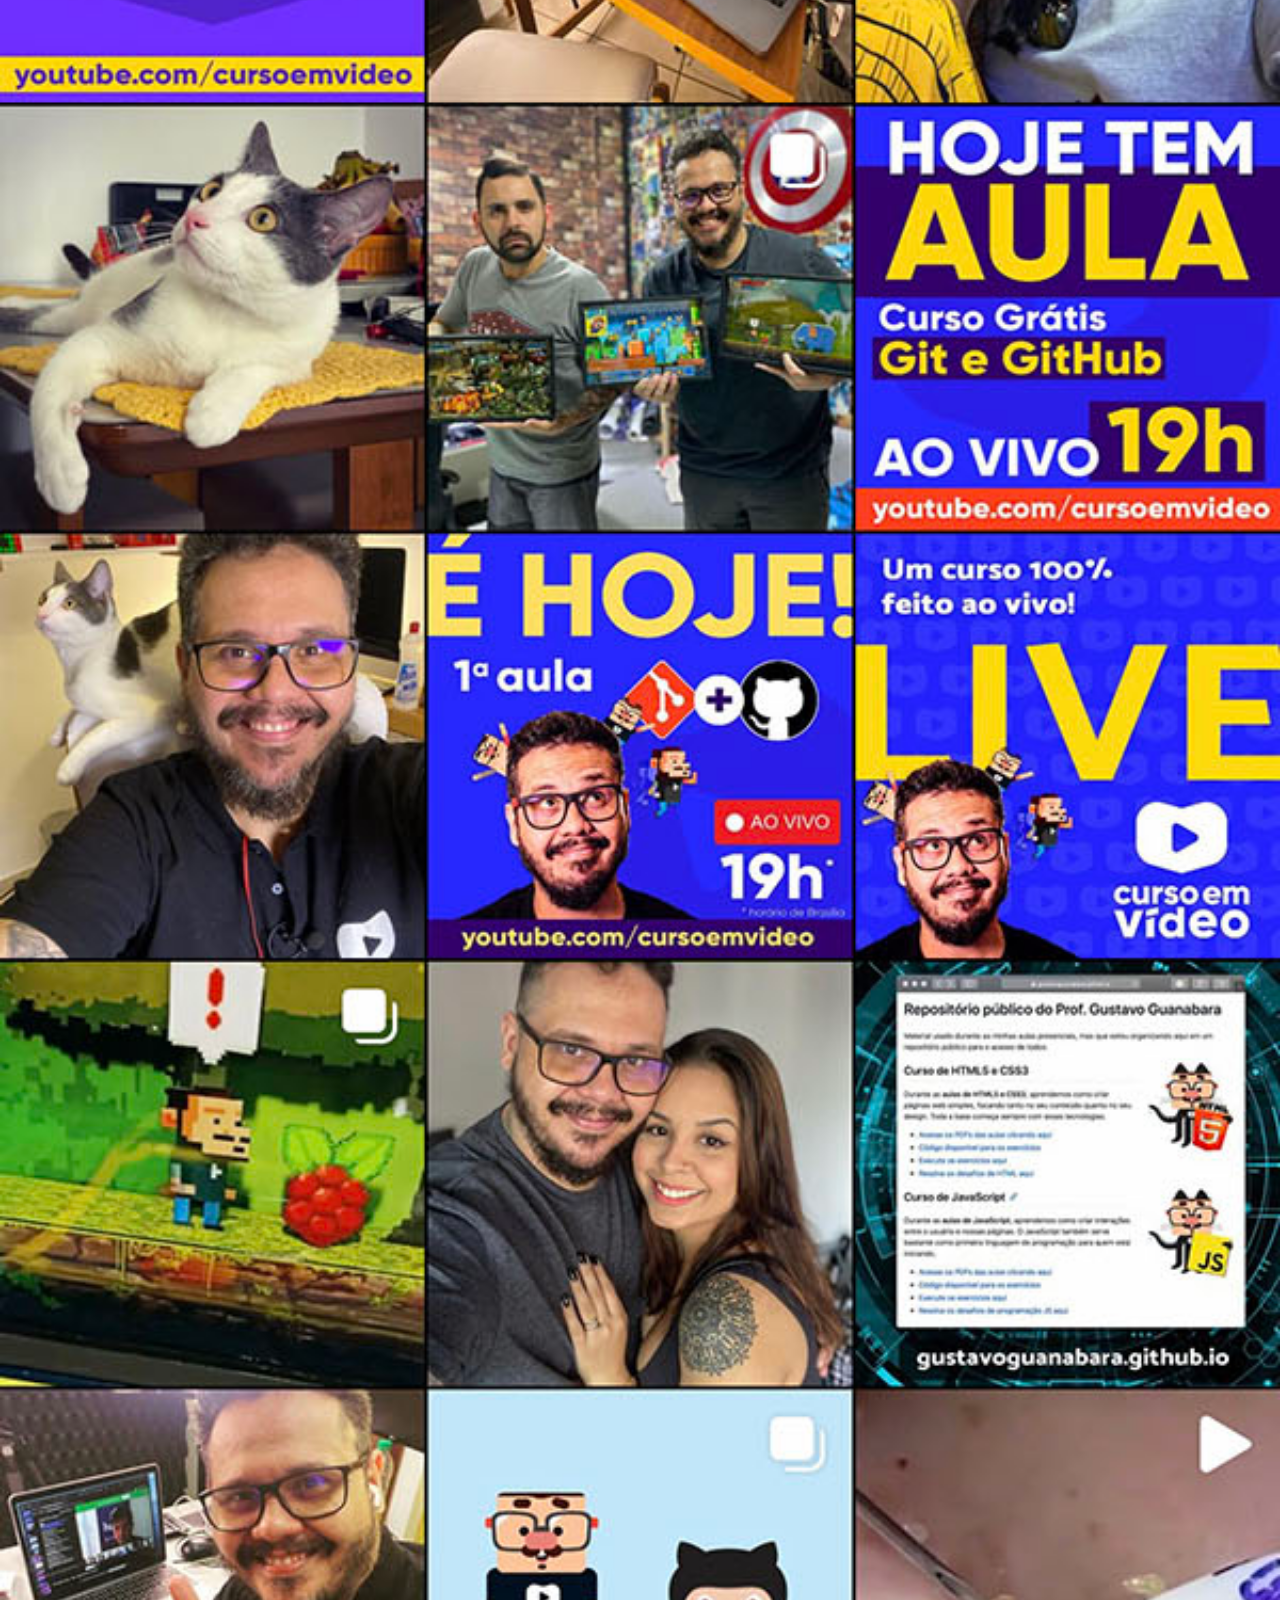
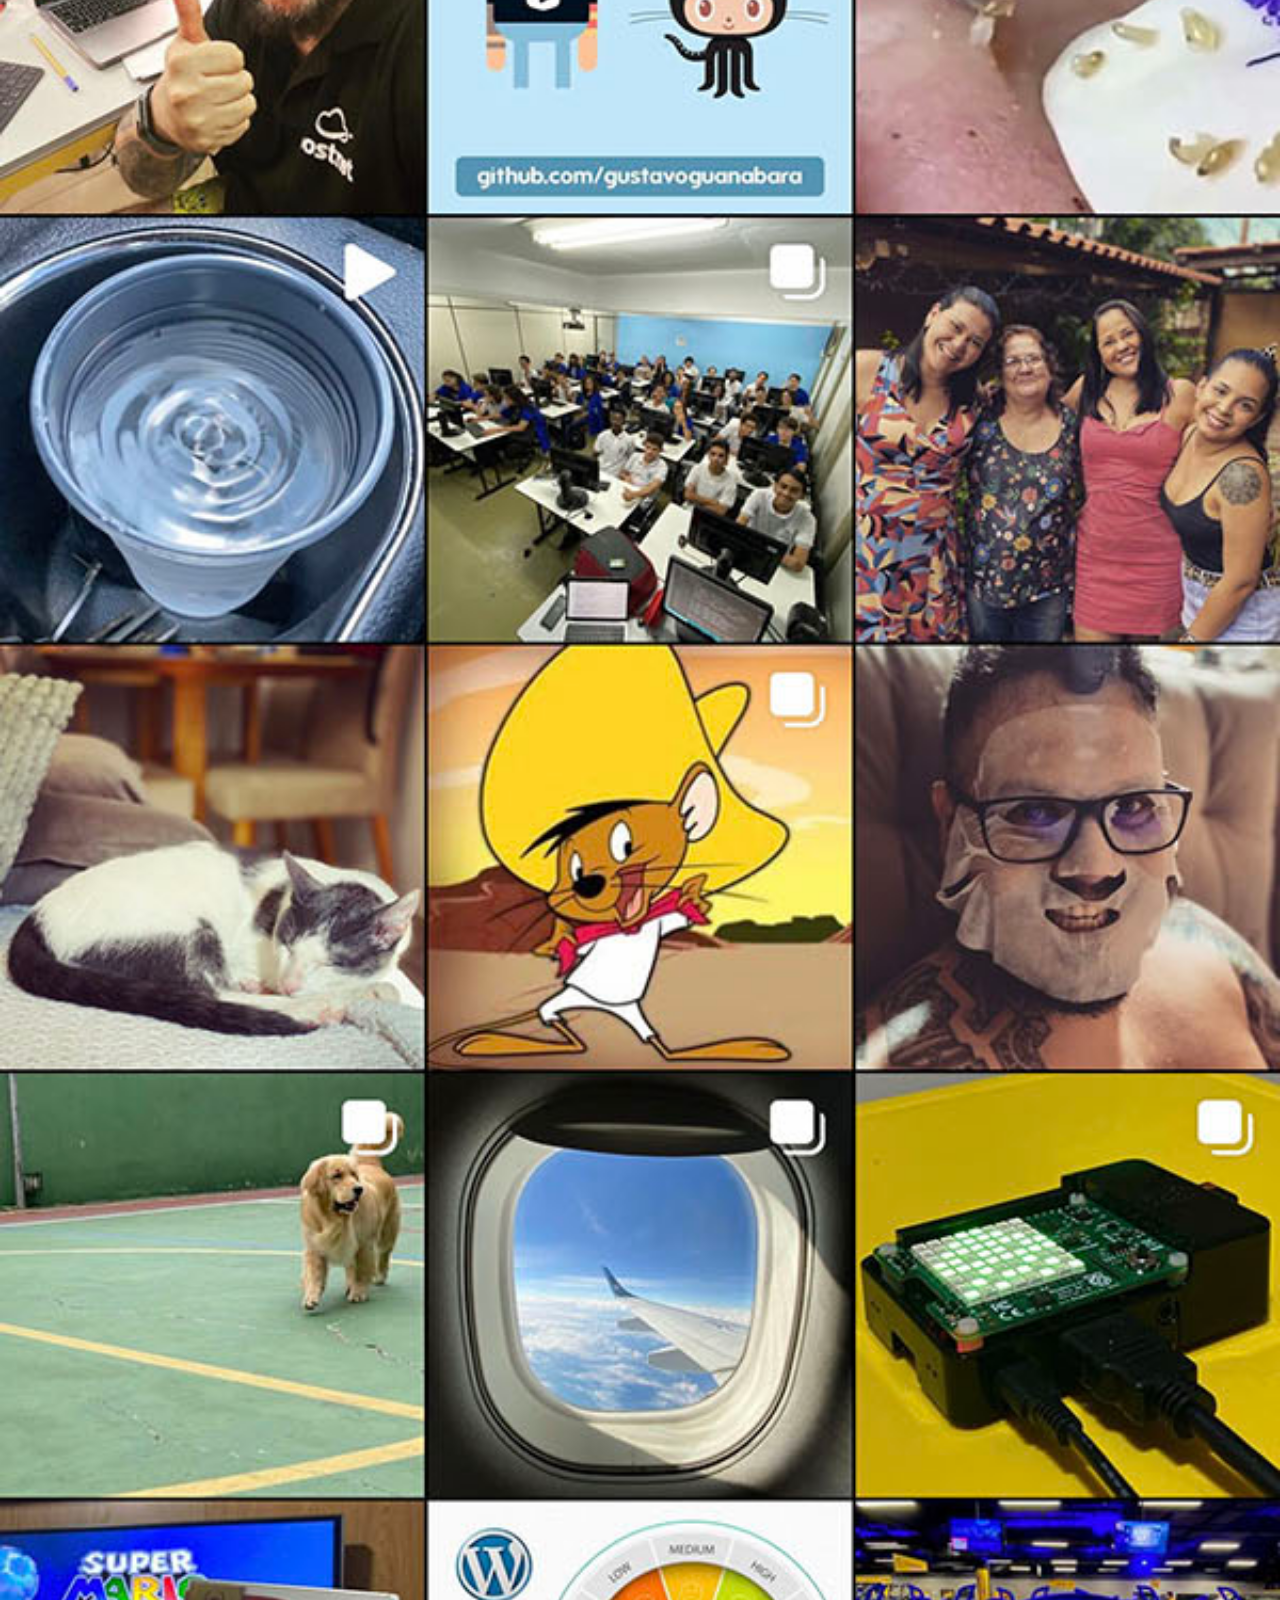
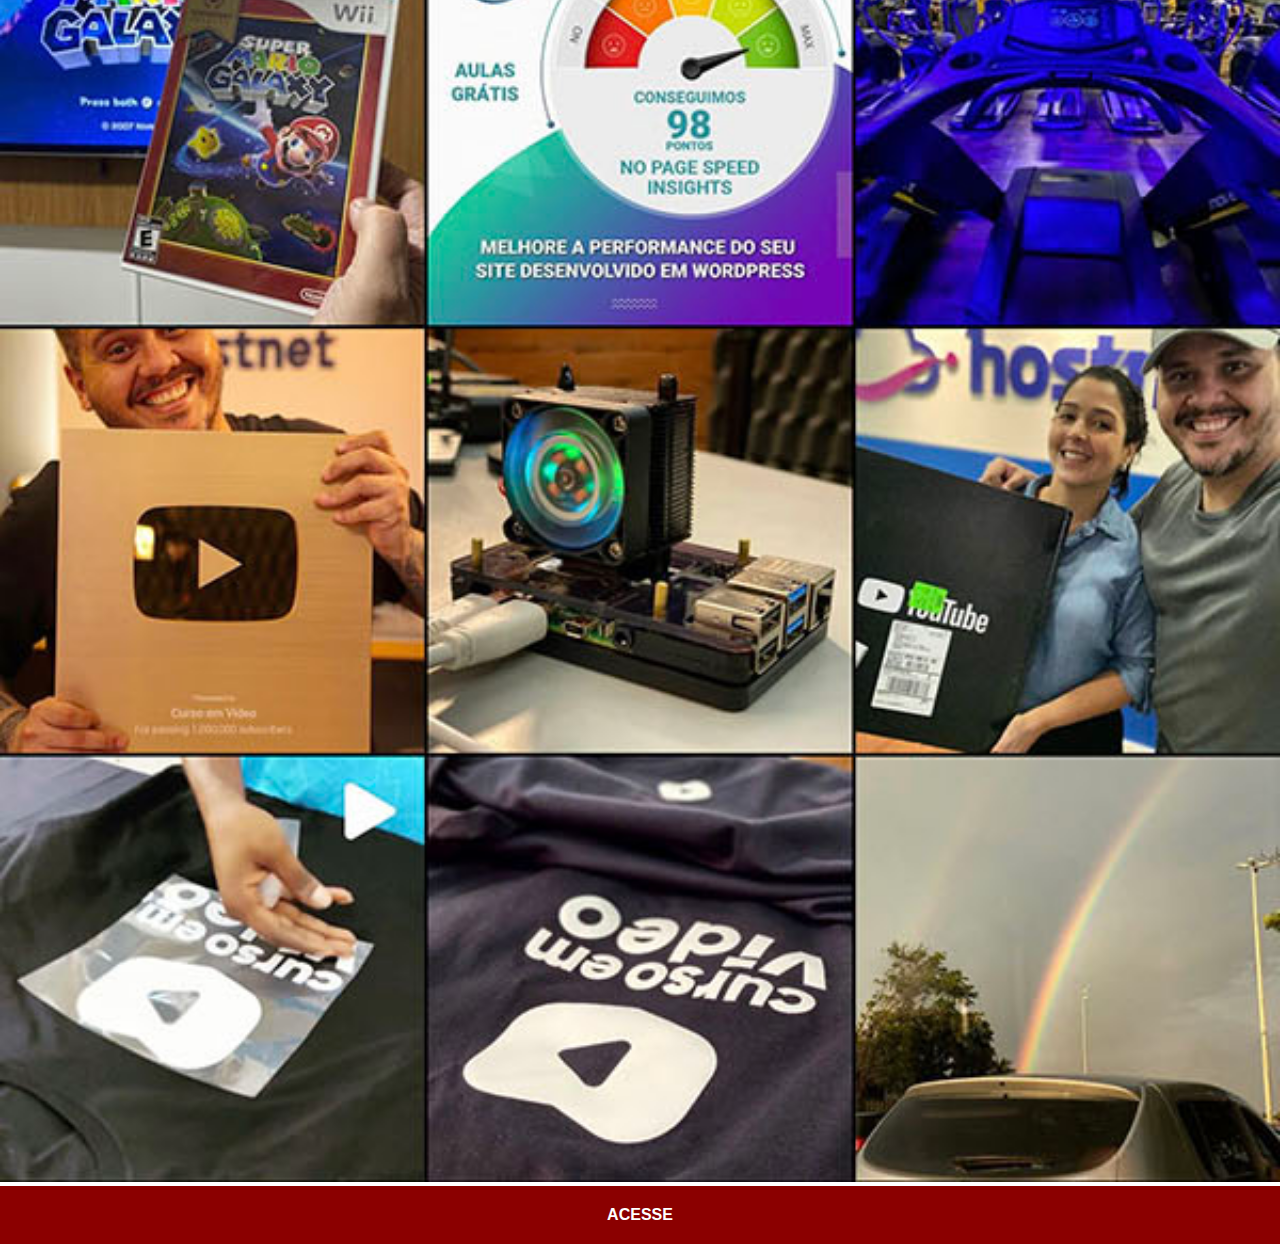
<file: instagram.html>
<!DOCTYPE html>
<html lang="pt-br">
<head>
    <meta charset="UTF-8">
    <meta name="viewport" content="width=device-width, initial-scale=1.0">
    <title>Document</title>
    <link rel="stylesheet" href="social.css">
</head>
<body>
    <img src="imagens/tela-instagram.jpg" alt="Pagina do instagram">
    <a href="https://github.com/gustavoguanabara" target="_blank">ACESSE</a>
</body>
</html>
</file>
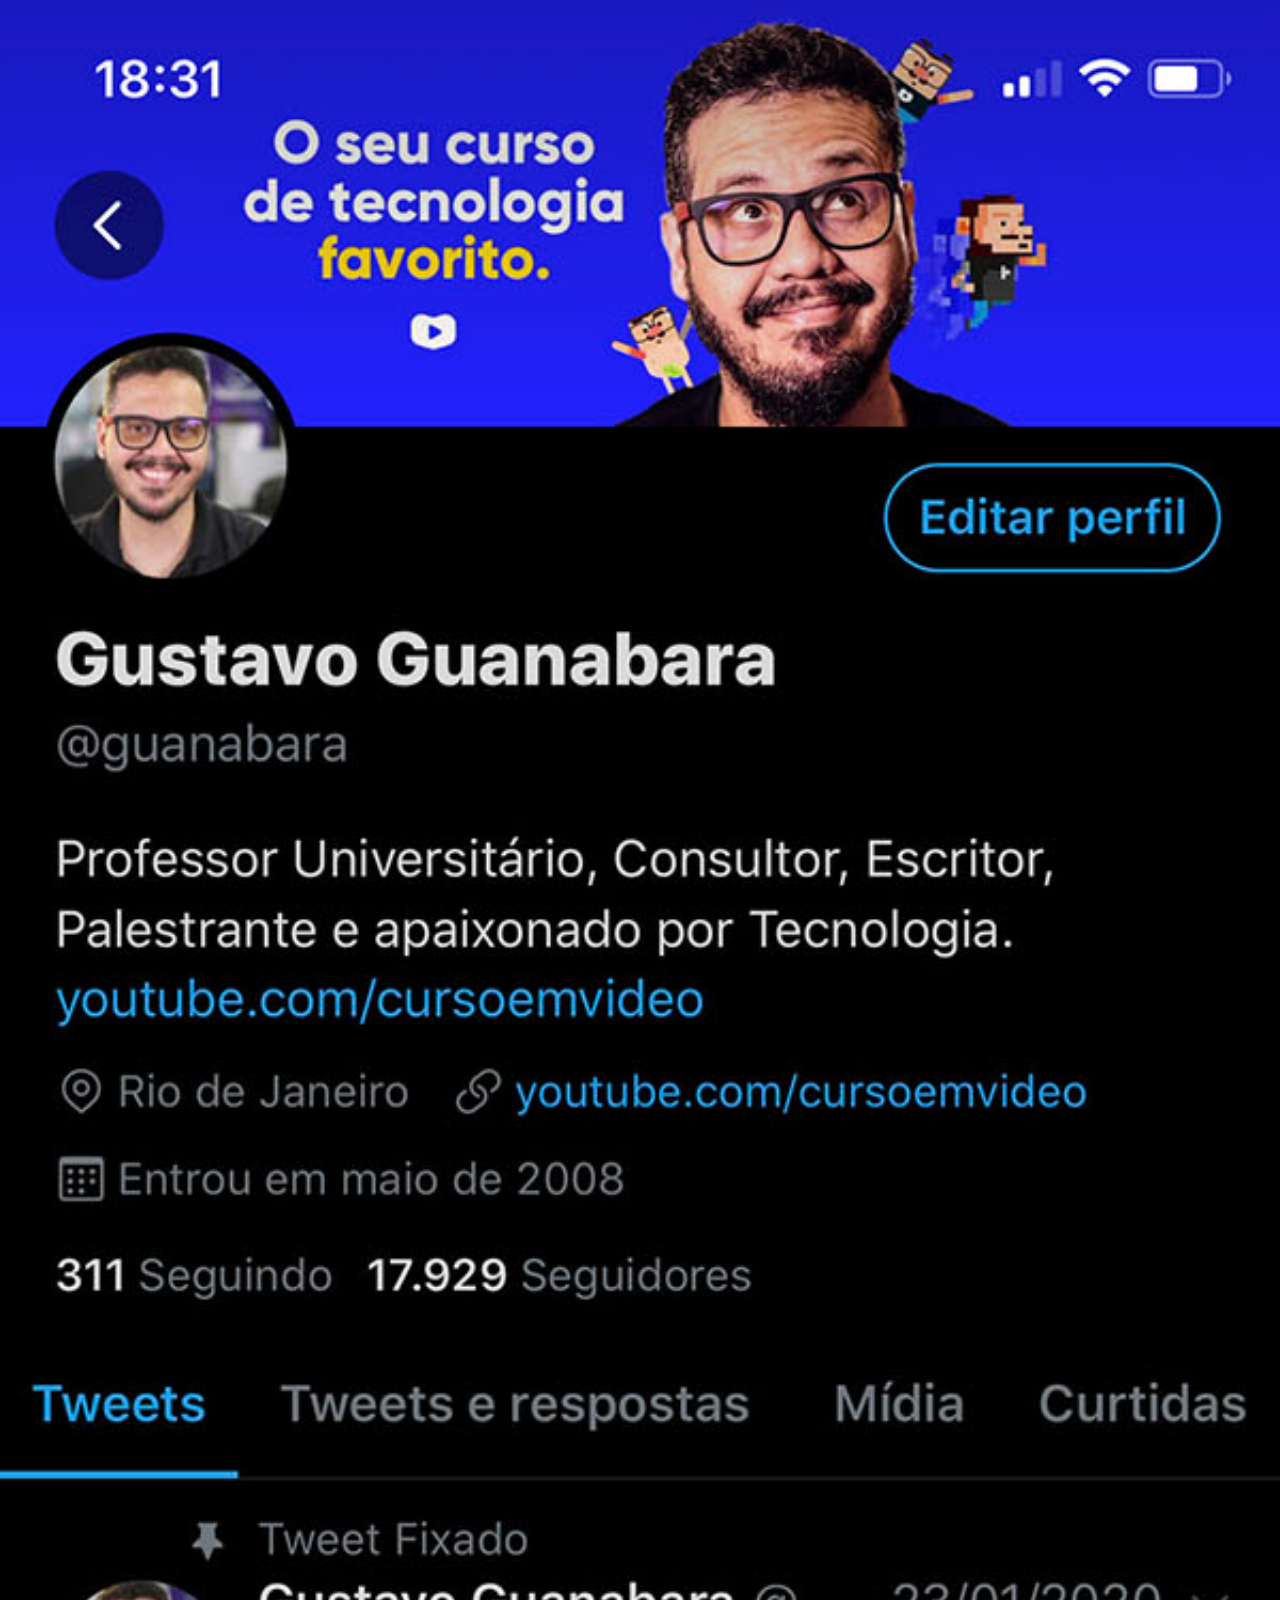
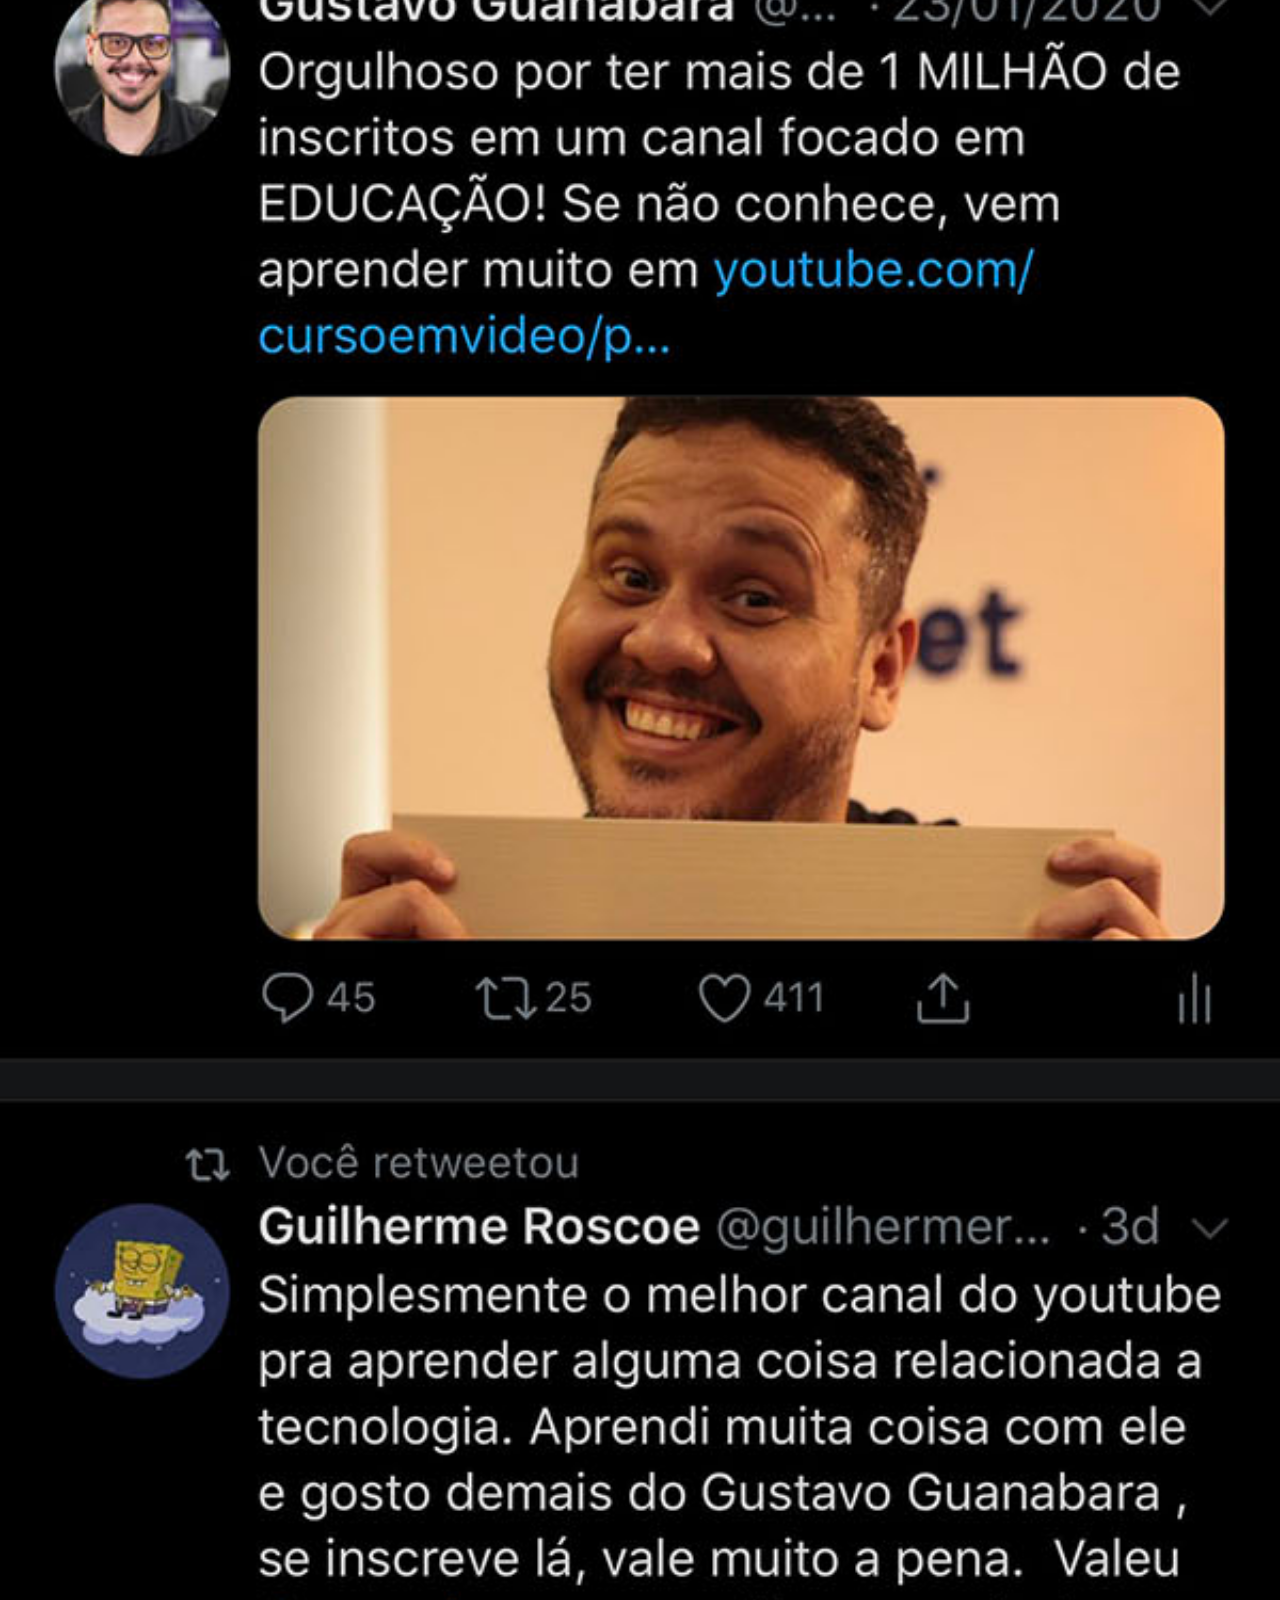
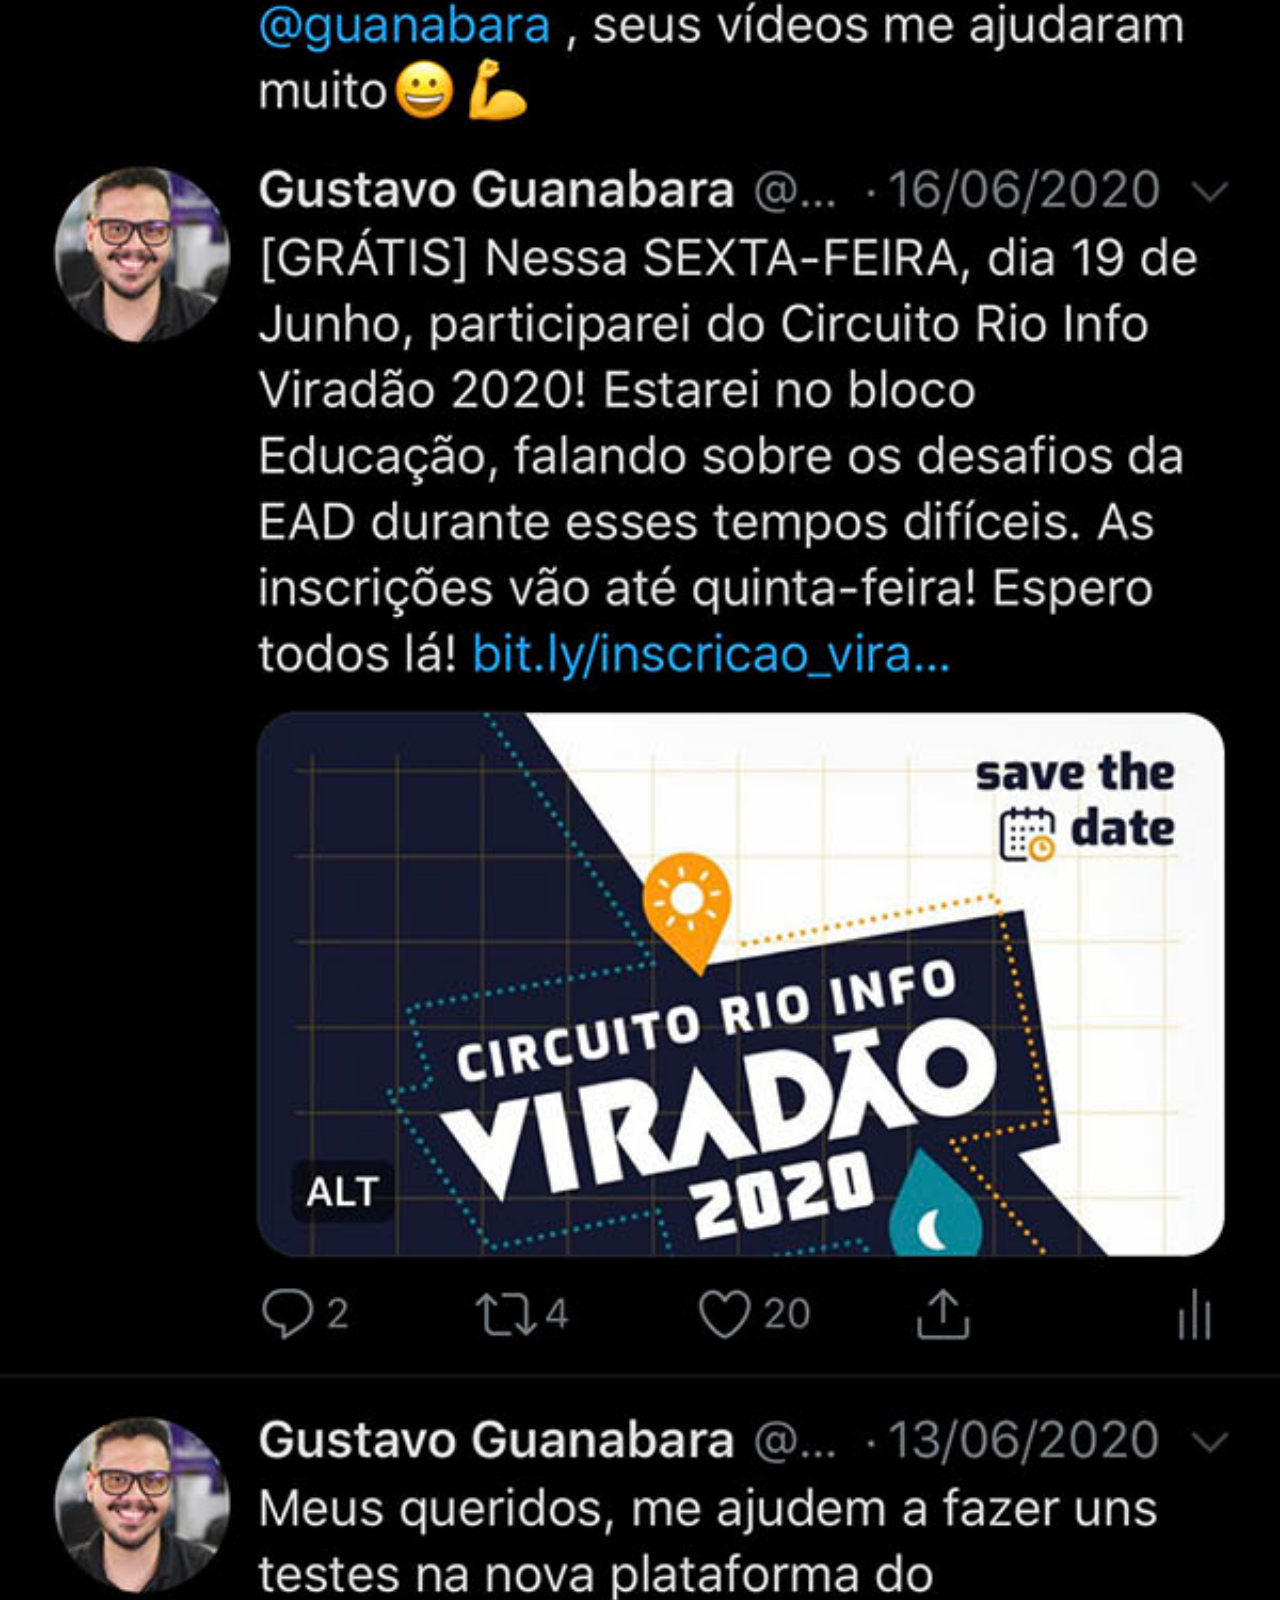
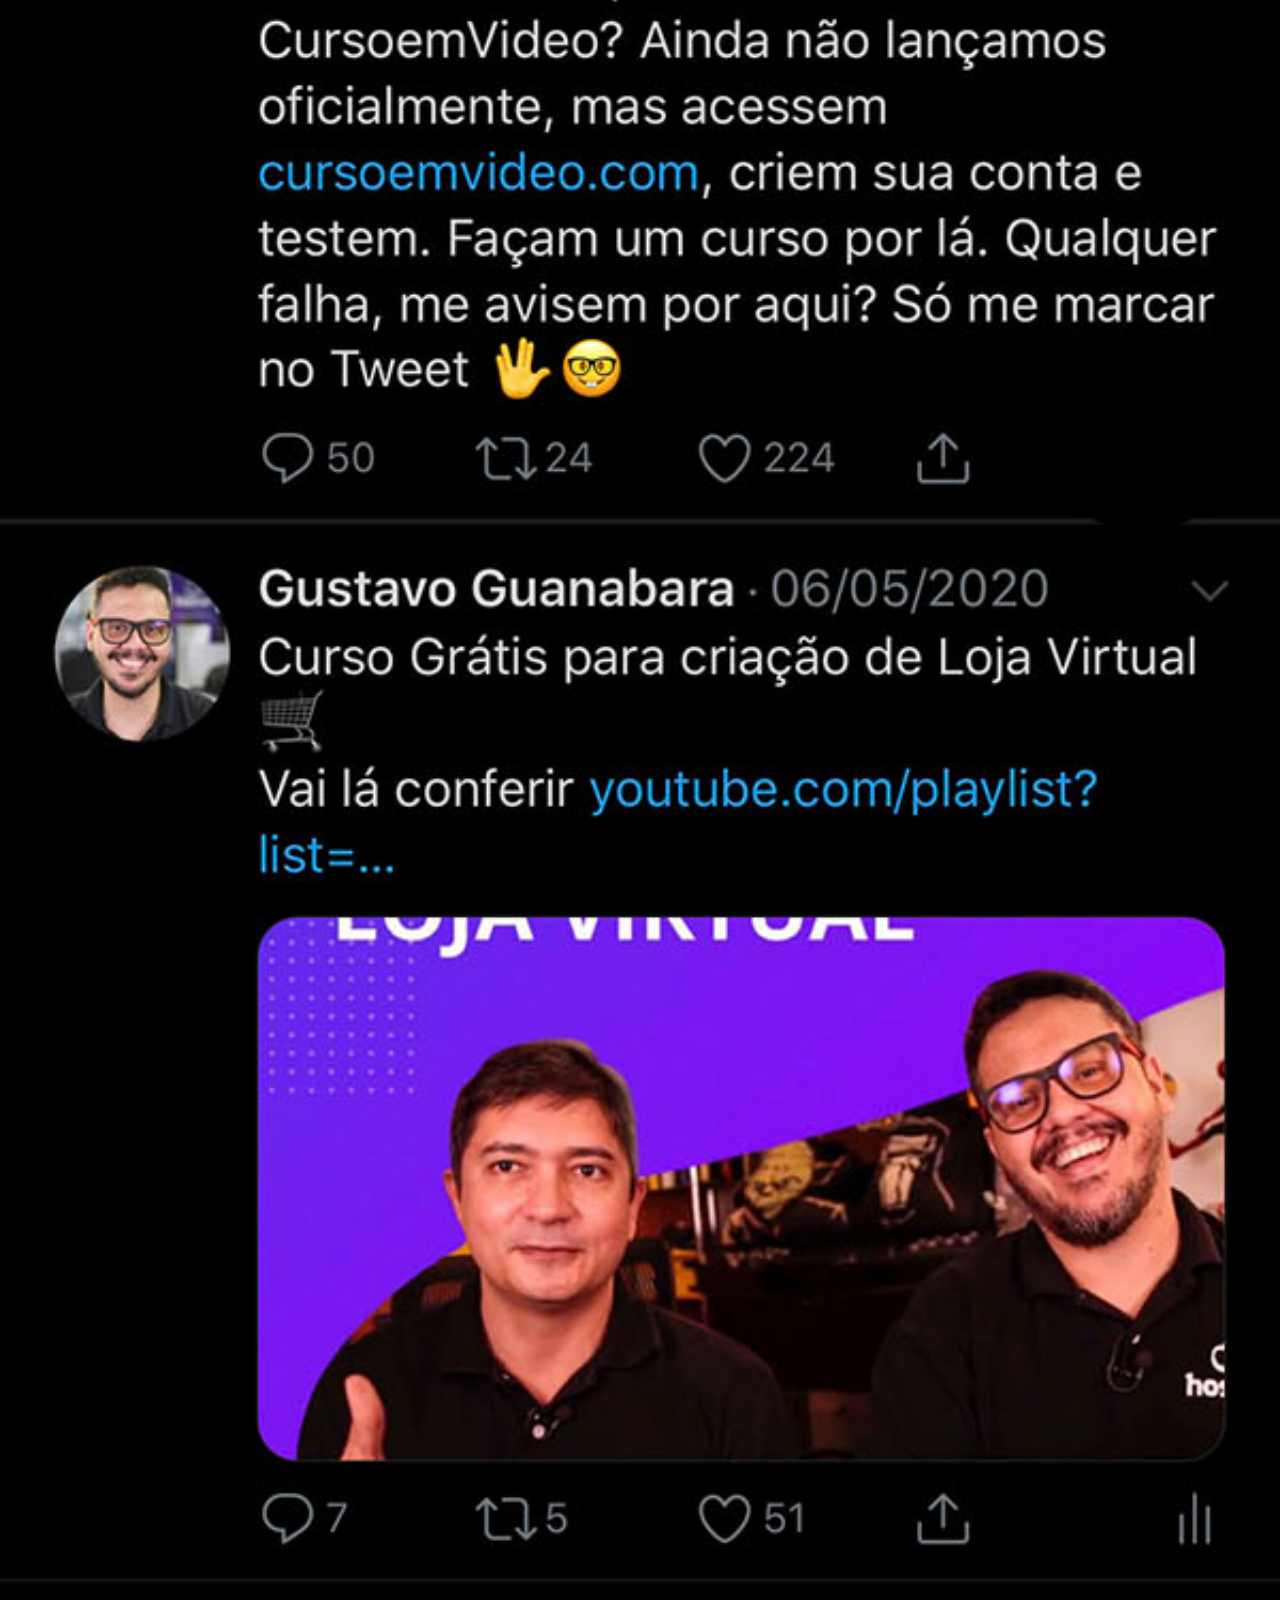
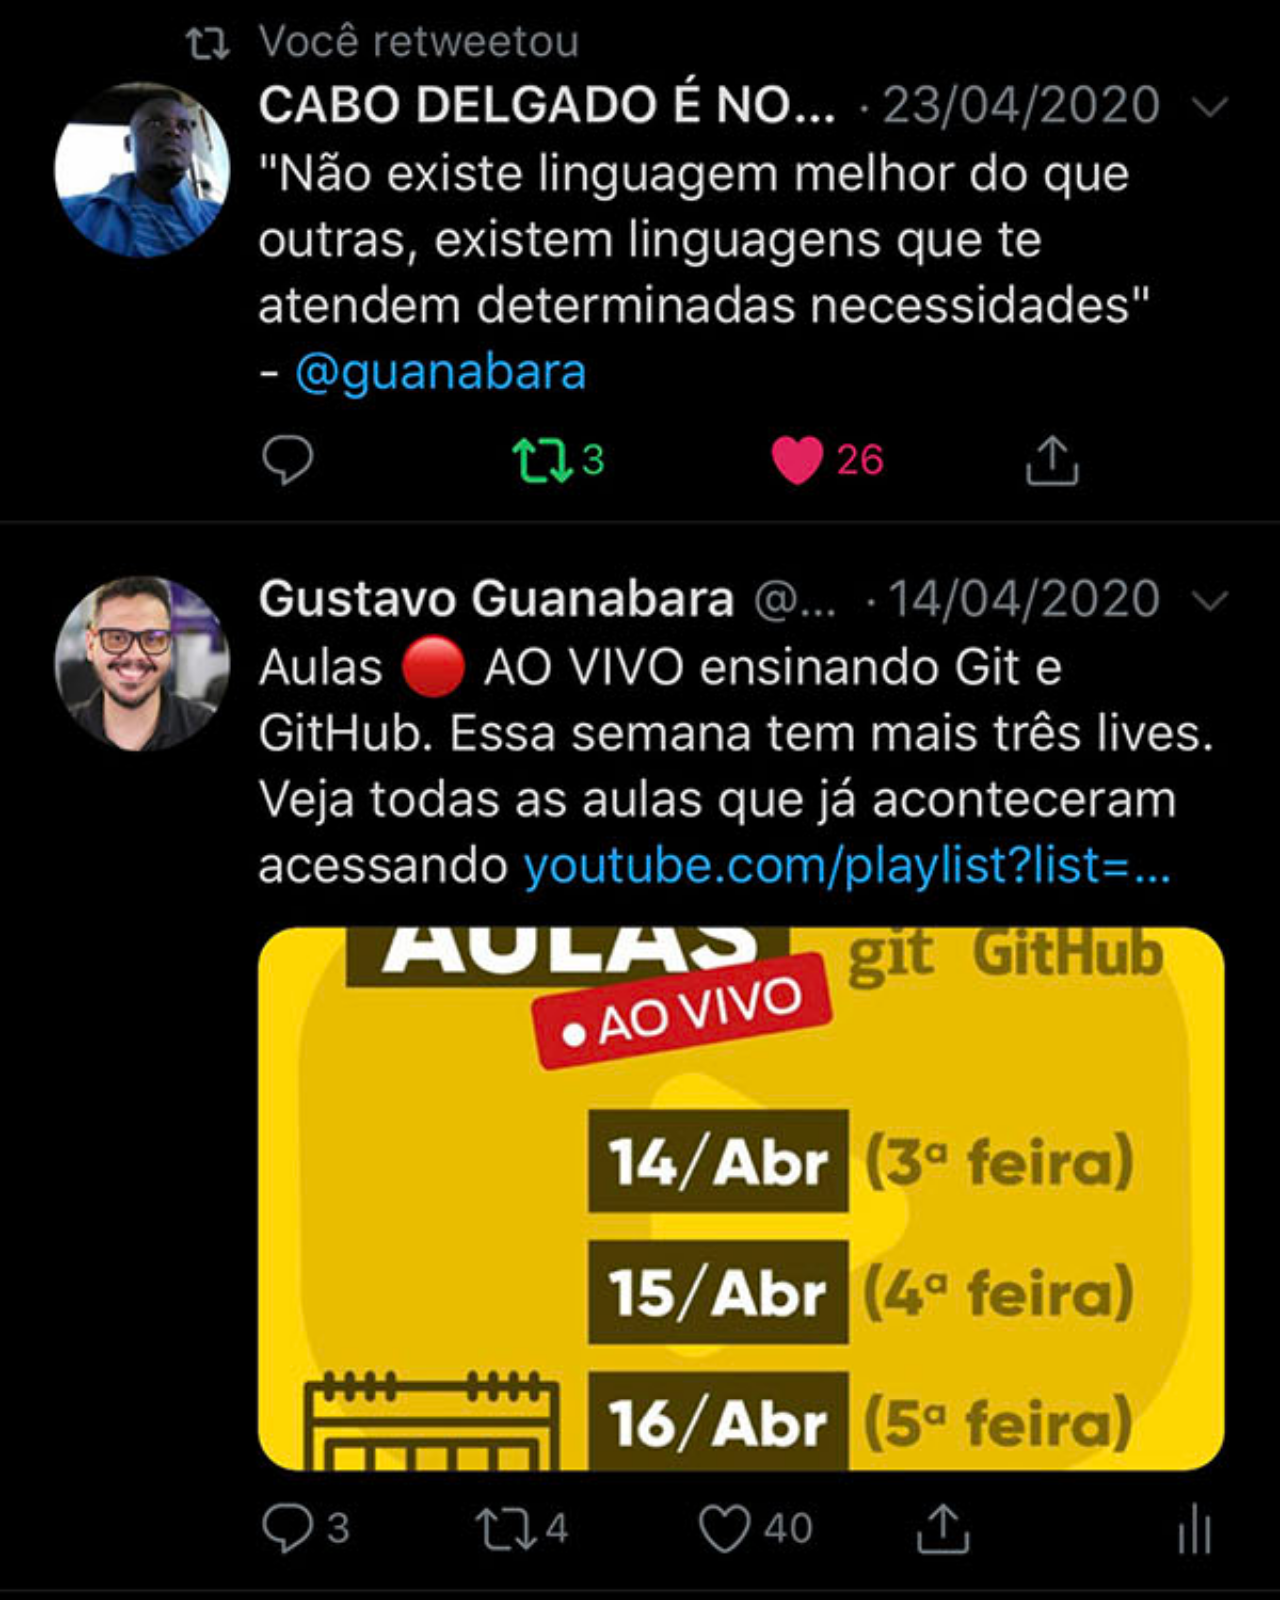
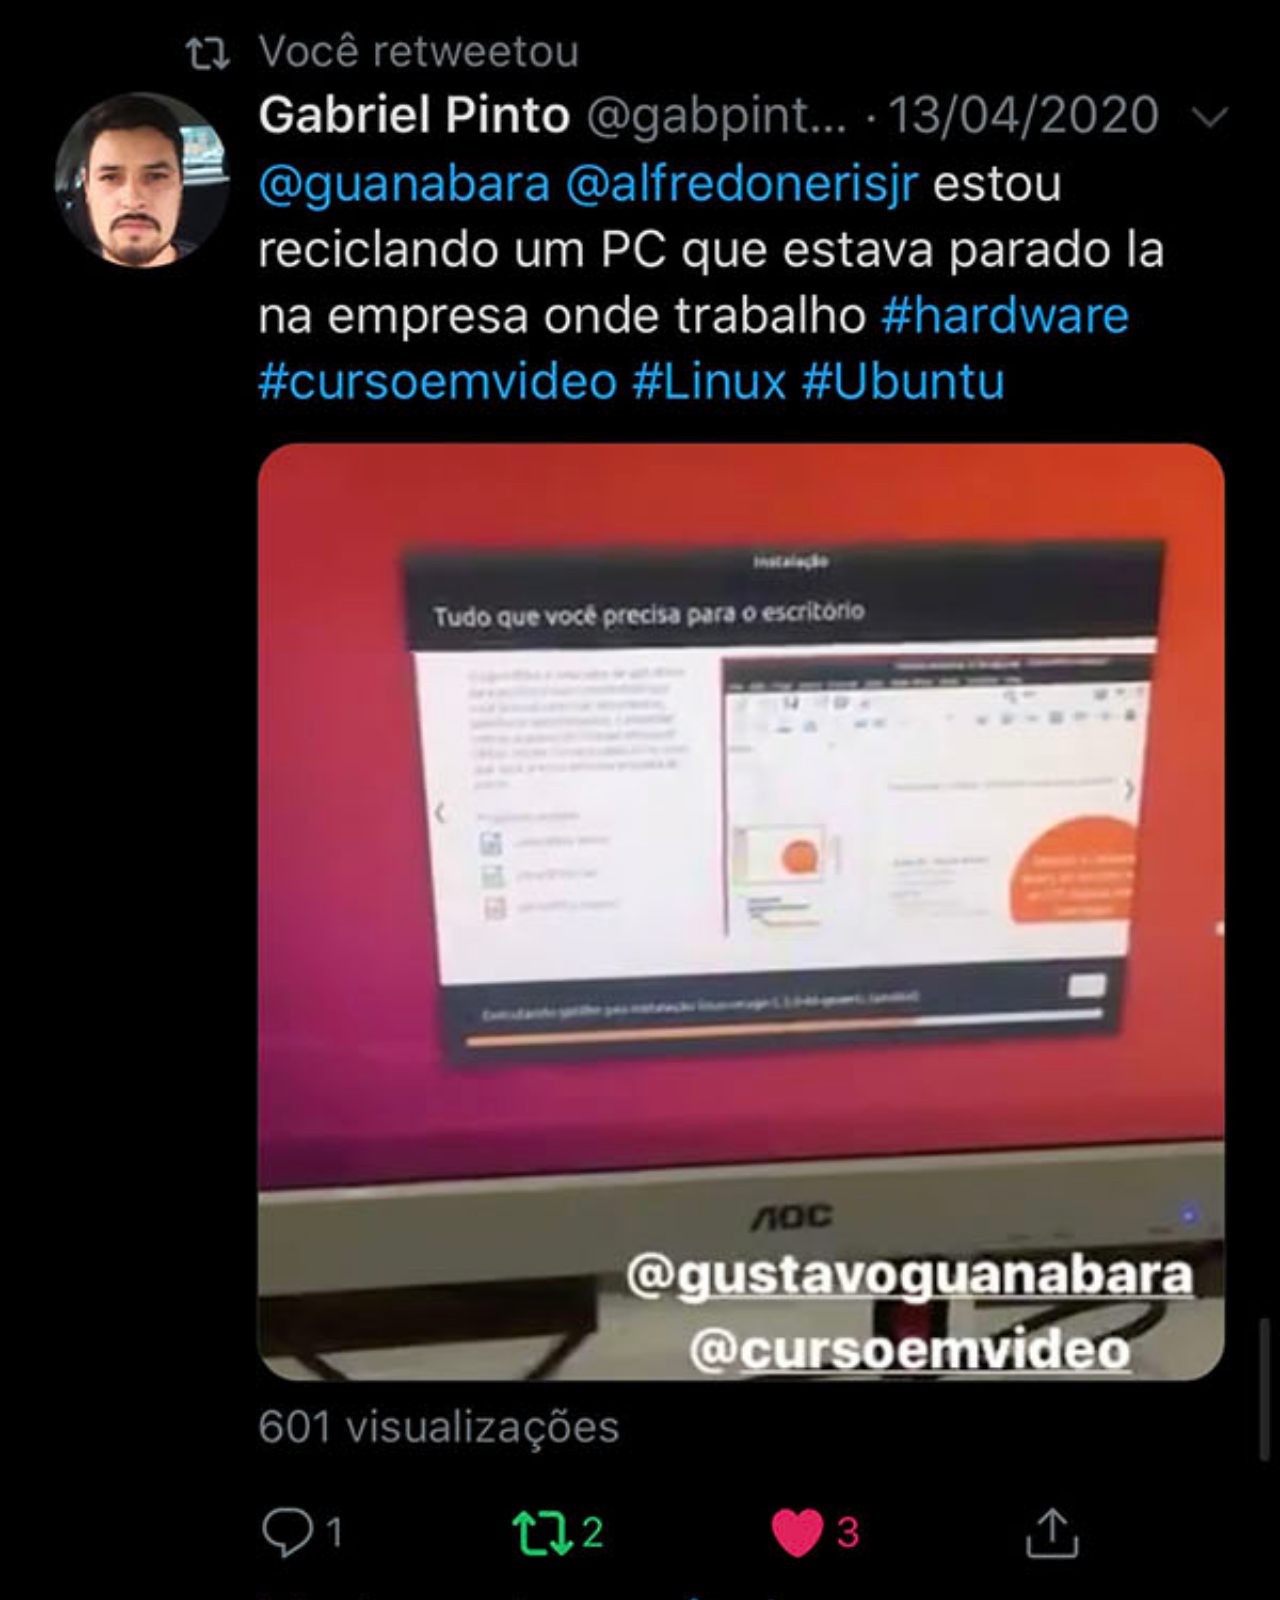
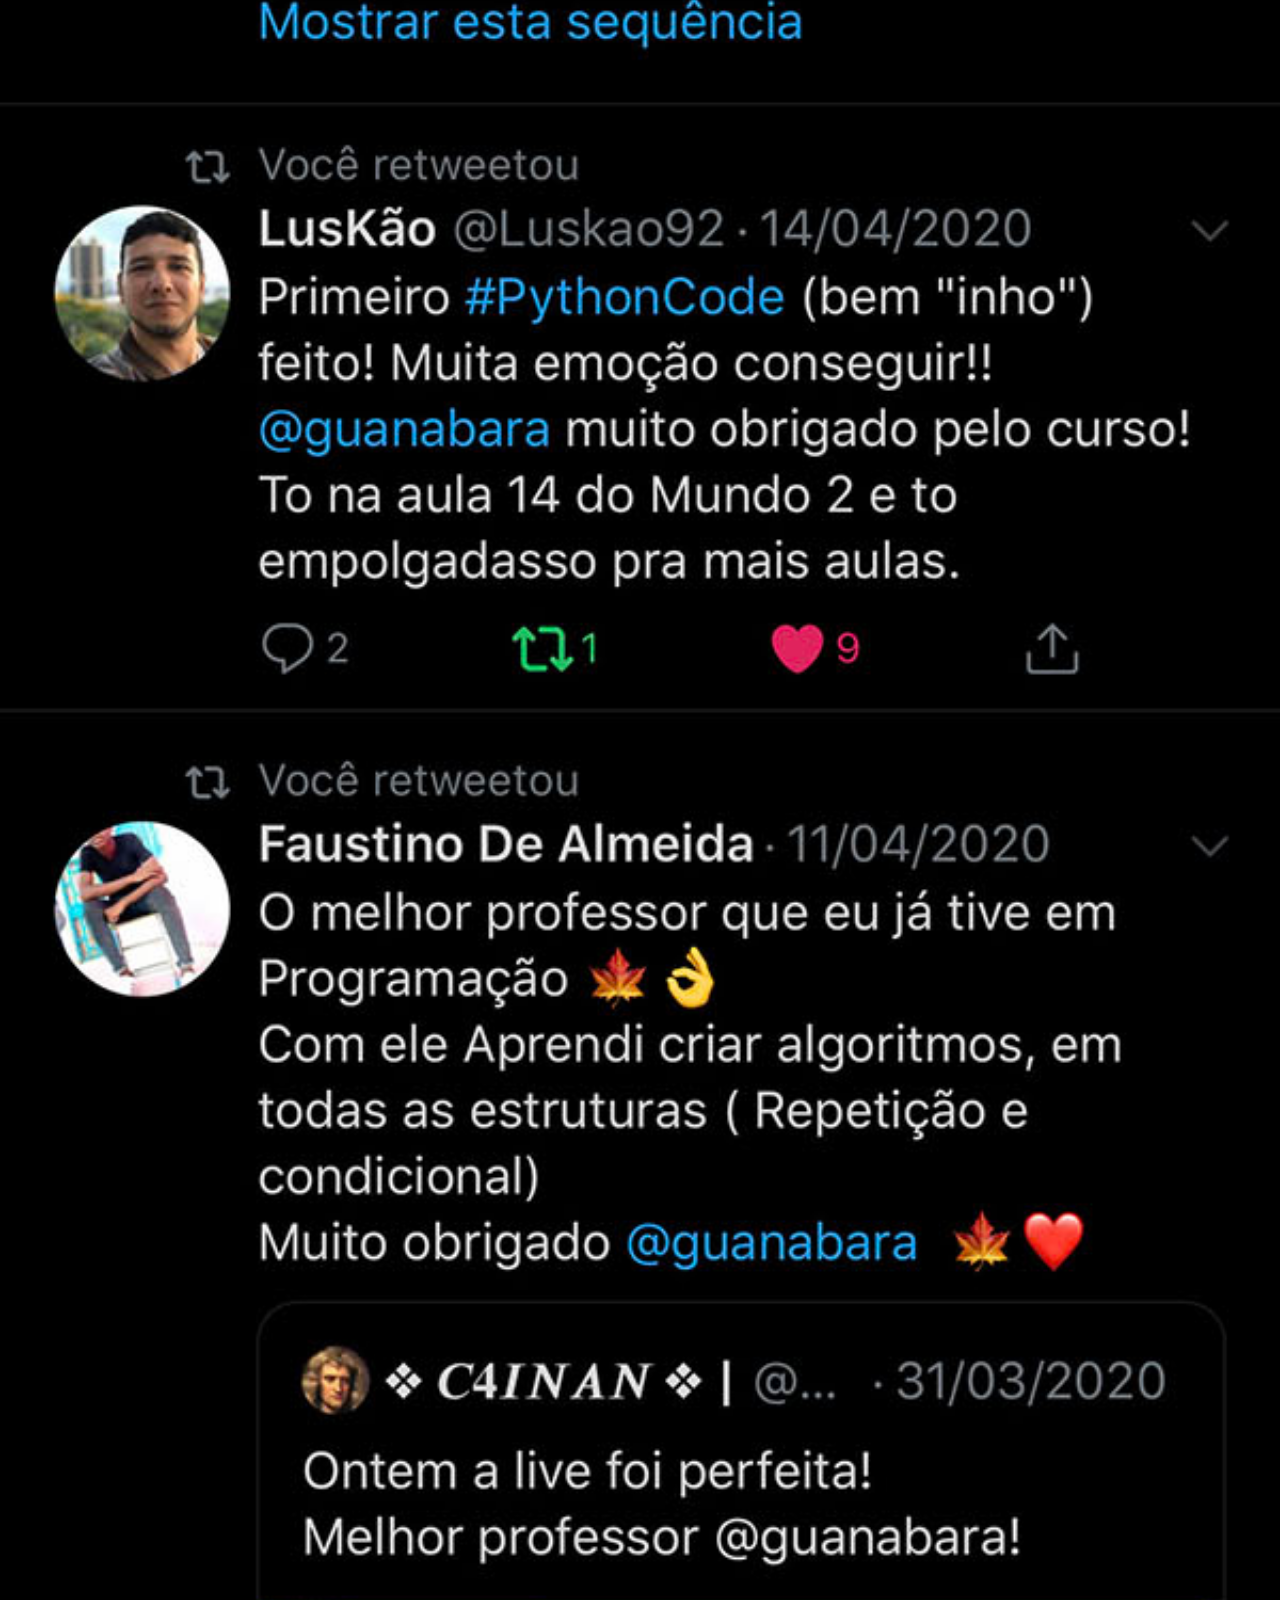
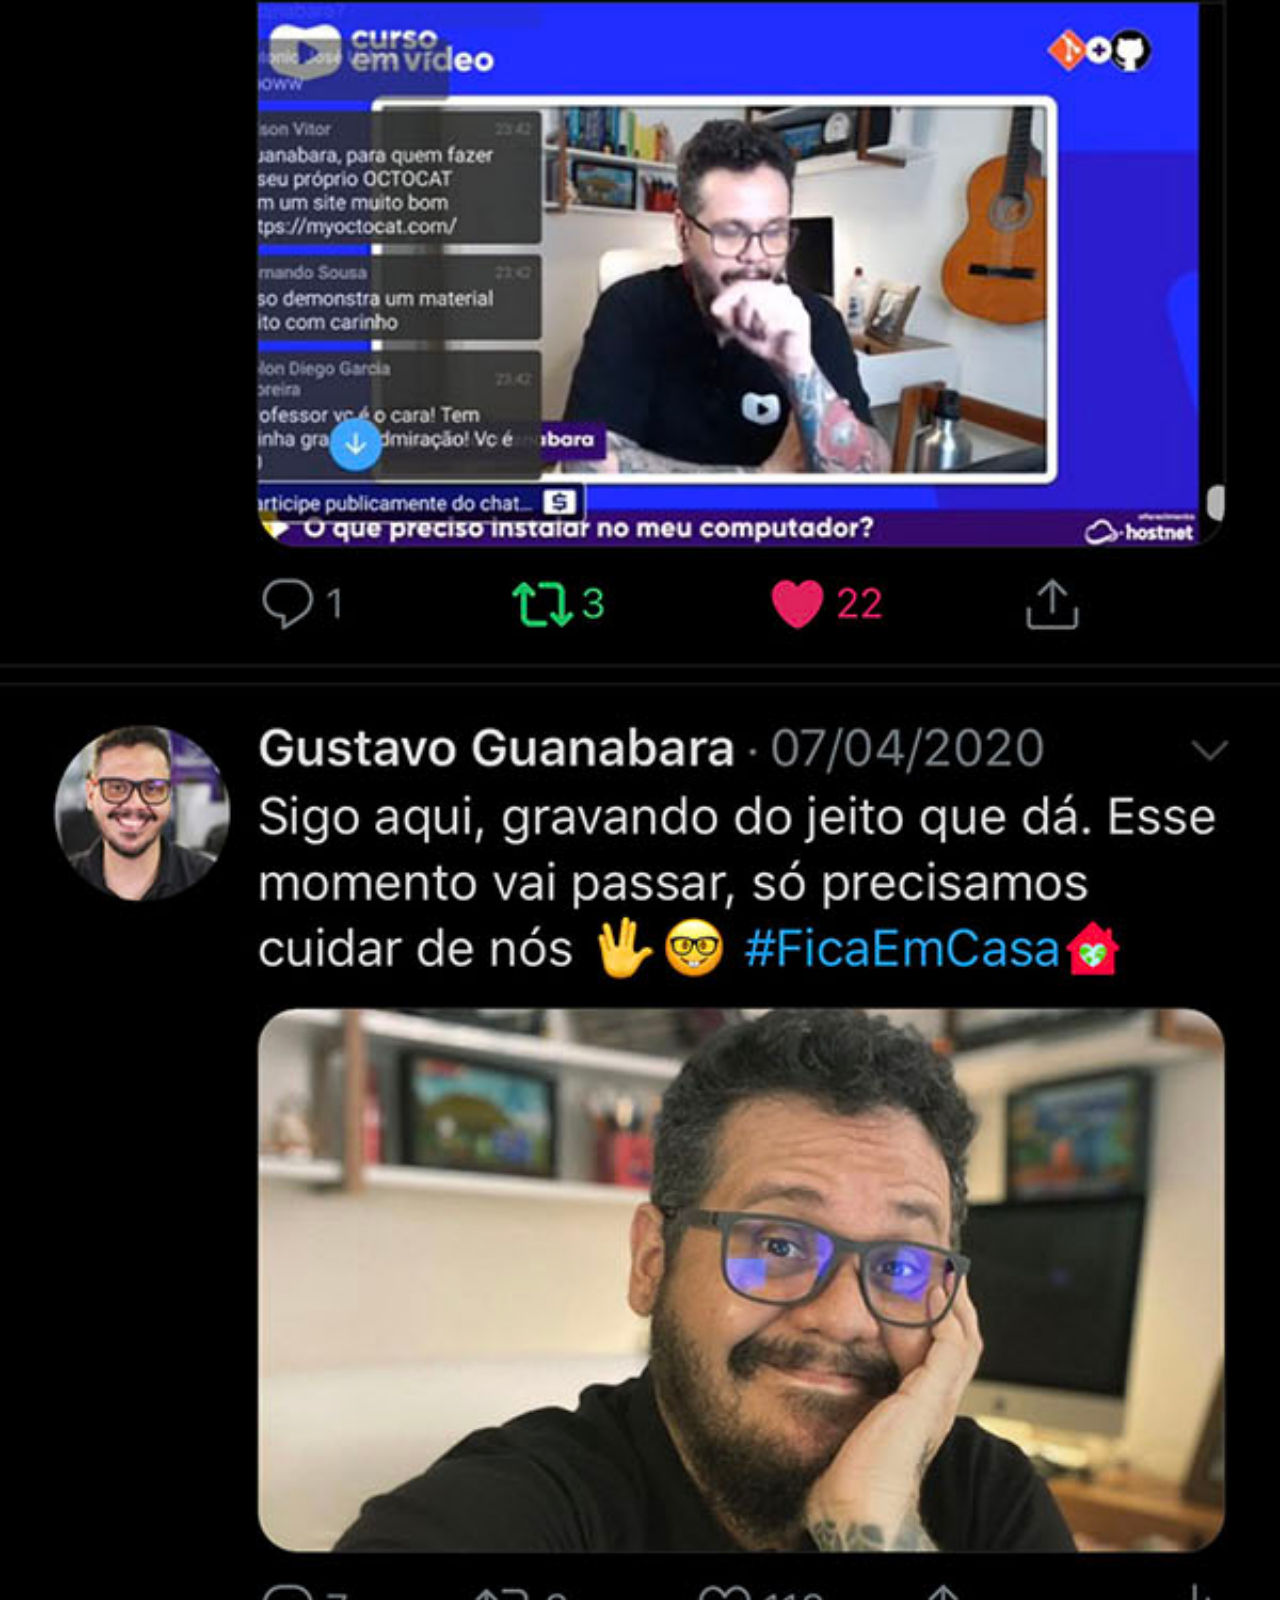
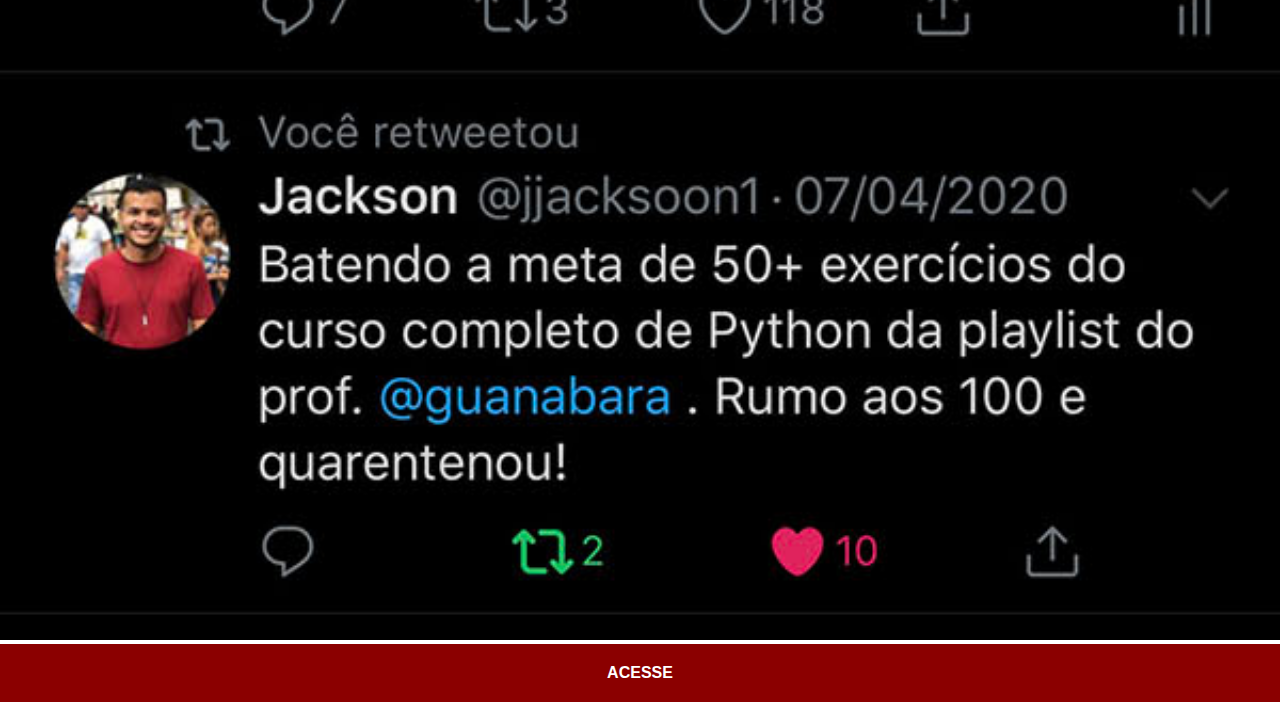
<file: twitter.html>
<!DOCTYPE html>
<html lang="pt-br">
<head>
    <meta charset="UTF-8">
    <meta name="viewport" content="width=device-width, initial-scale=1.0">
    <title>Document</title>
    <link rel="stylesheet" href="social.css">
</head>
<body>
    <img src="imagens/tela-twitter.jpg" alt="">
    <a href="https://github.com/gustavoguanabara" target="_blank">ACESSE</a>
</body>
</html>
</file>
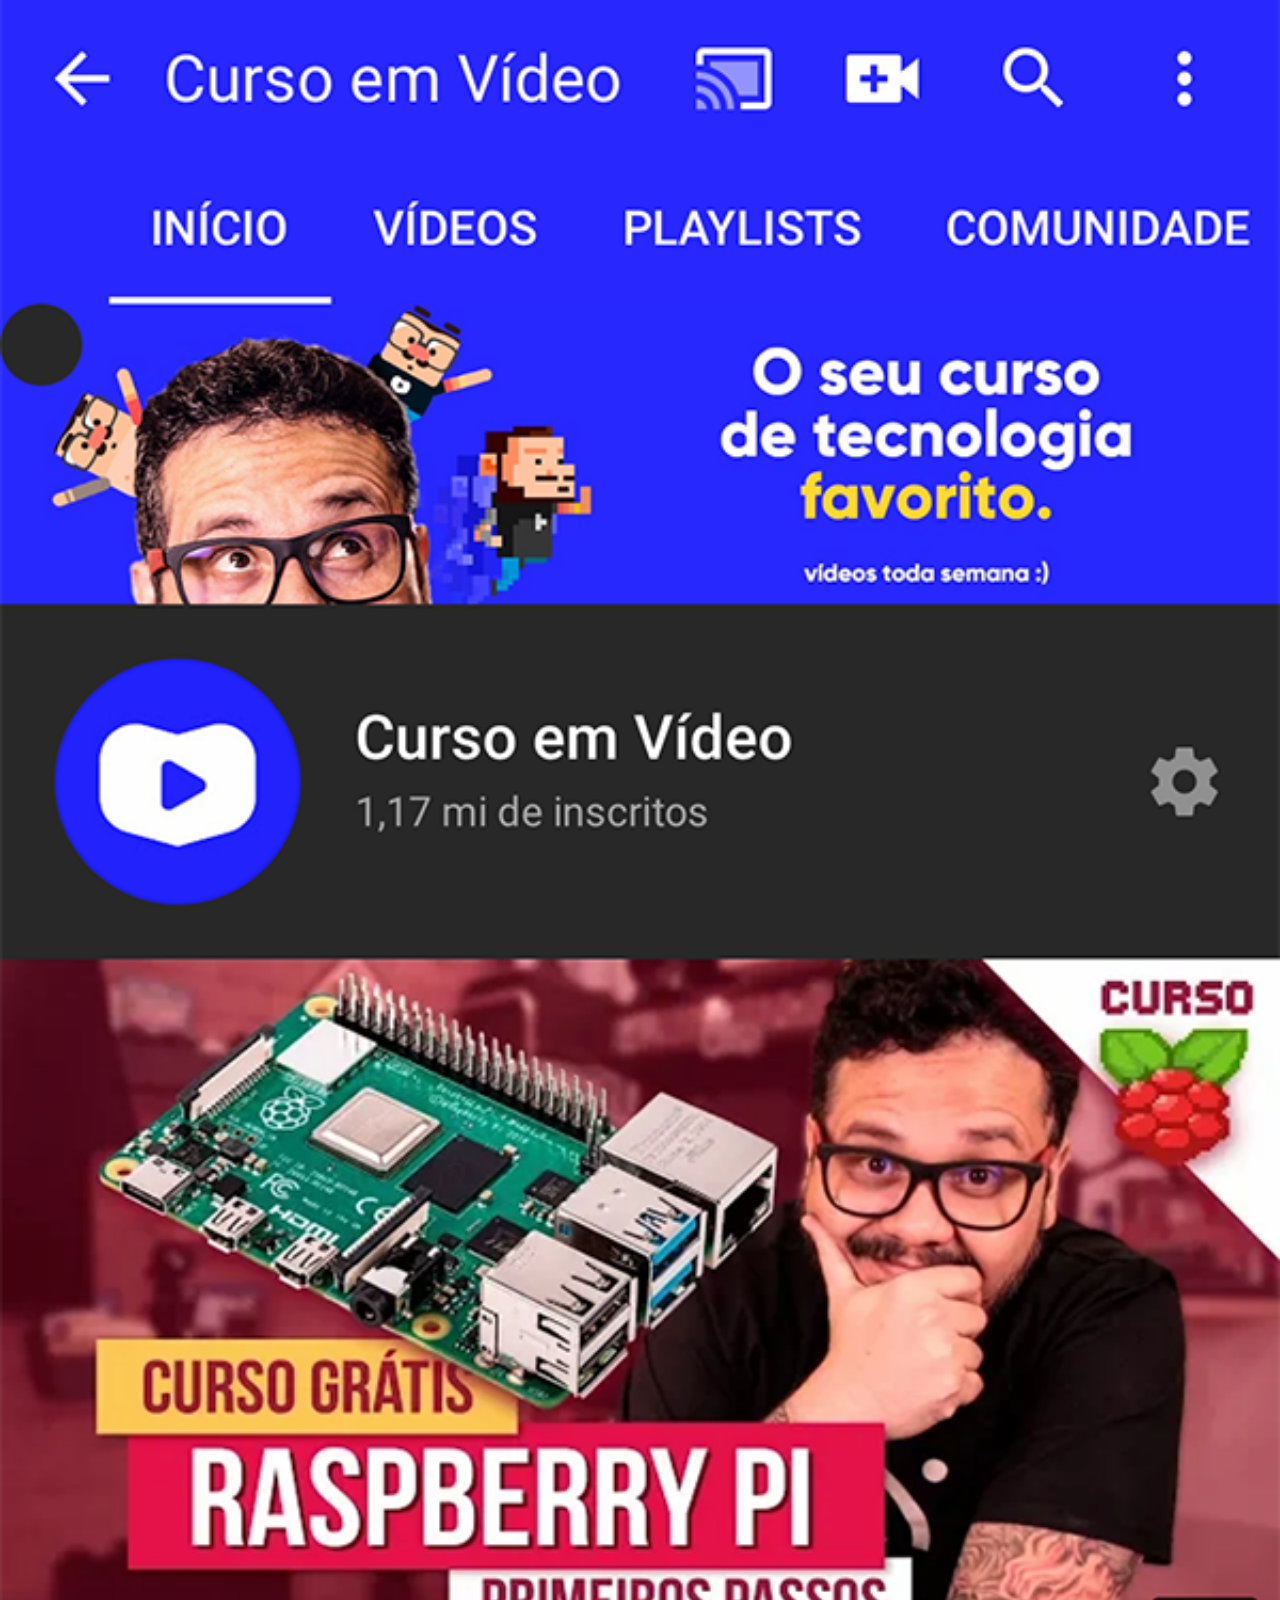
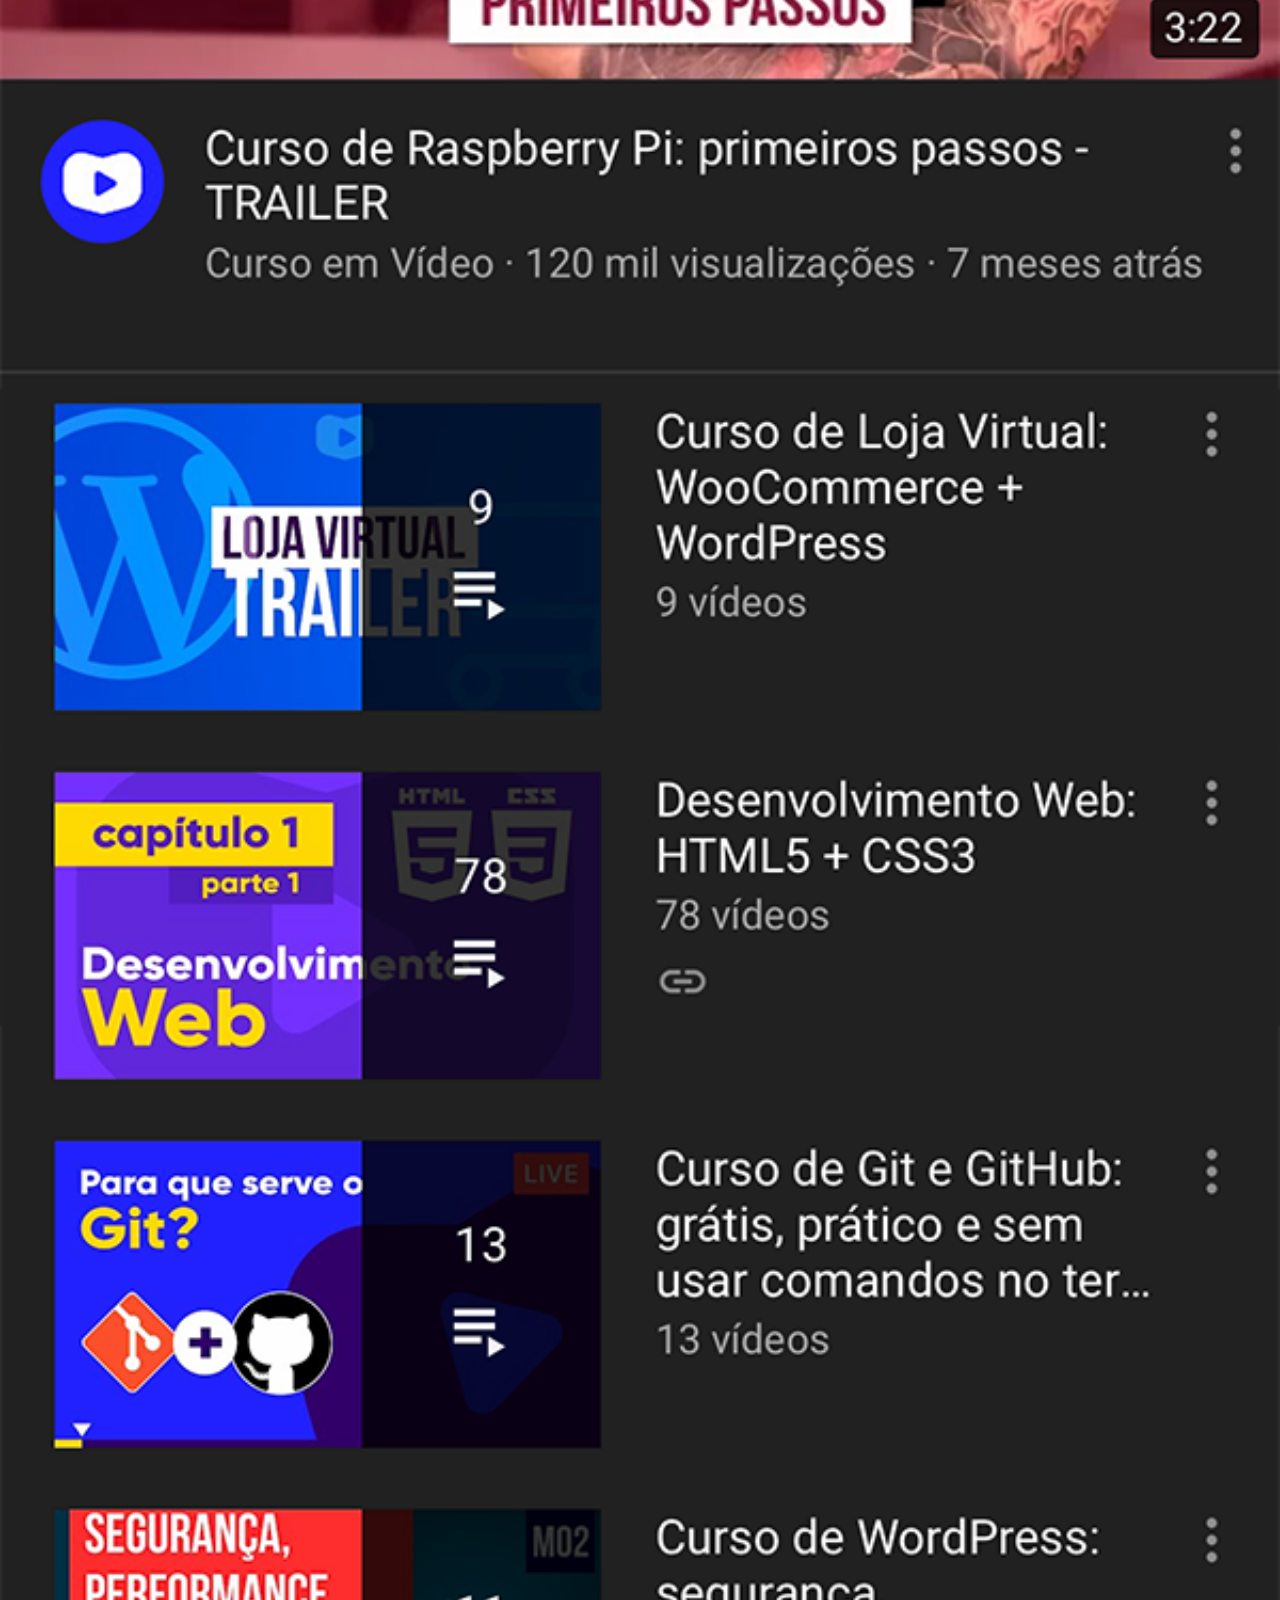
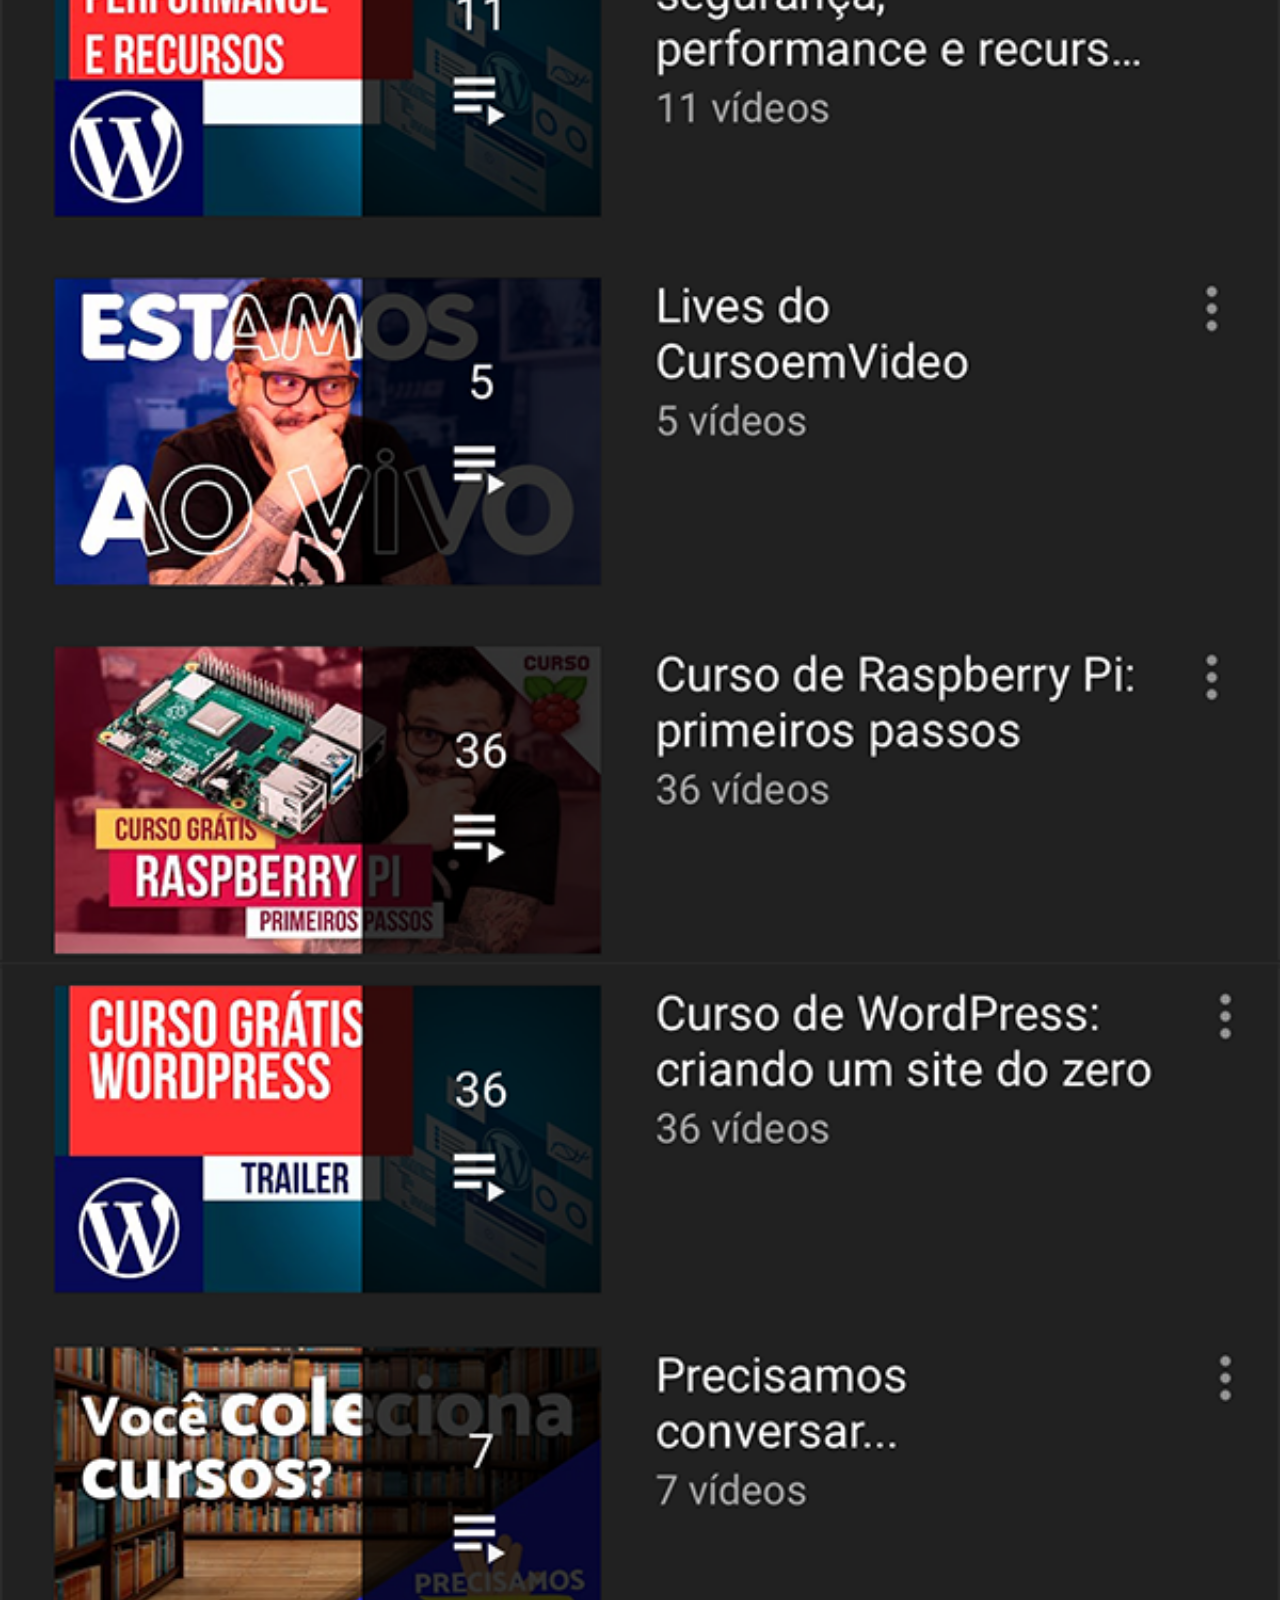
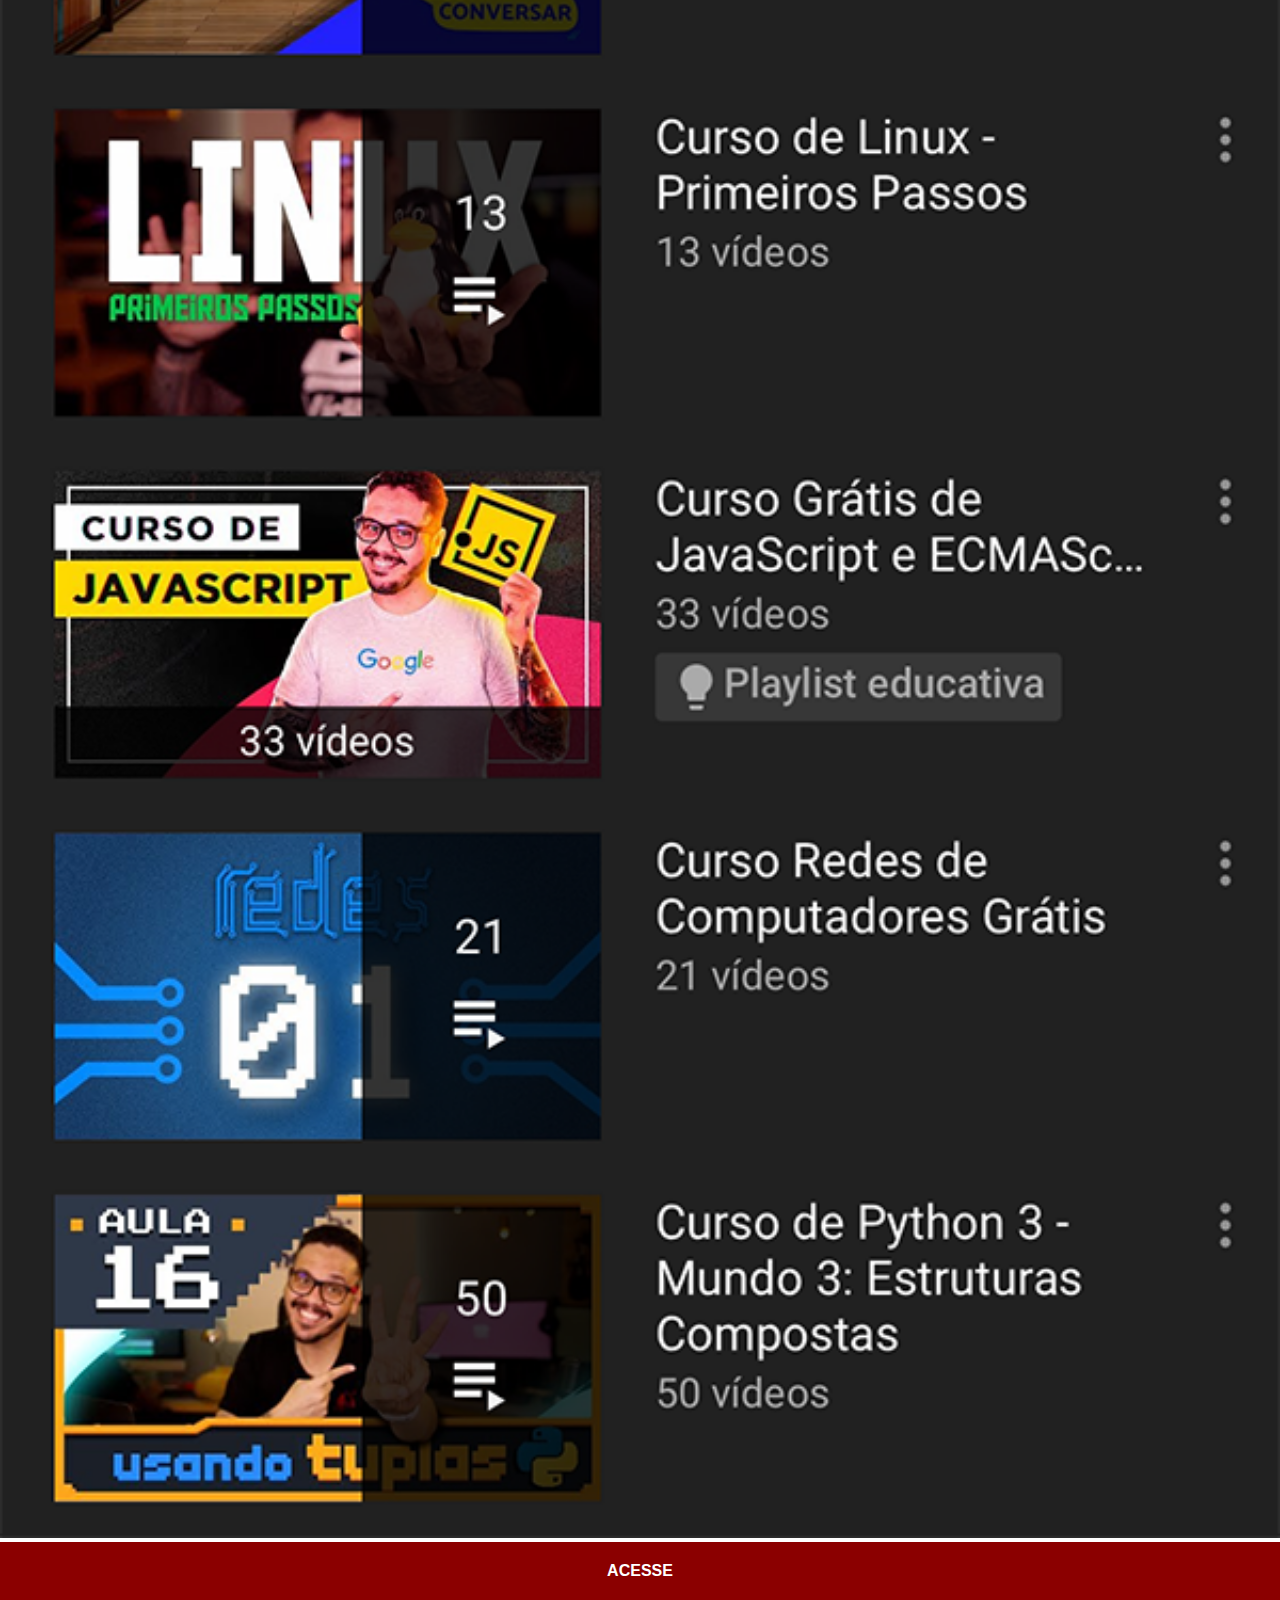
<file: youtube.html>
<!DOCTYPE html>
<html lang="pt-br">
<head>
    <meta charset="UTF-8">
    <meta name="viewport" content="width=device-width, initial-scale=1.0">
    <title>Document</title>
    <link rel="stylesheet" href="social.css">
<body>
    <img src="imagens/tela-youtube.png" alt="">
    <a href="https://www.youtube.com/@CursoemVideo" target="_blank">ACESSE</a>
</body>
</html>
</file>
<file: social.css>
@charset "UTF-8";

*{
    margin: 0;
    padding: 0;
    font-family: Arial, Helvetica, sans-serif;
}

::-webkit-scrollbar{
    width: 0;
    height: 0;
}

img{
    width: 100vw;
}

a{
    display: block;
    background-color: darkred;
    color: white;
    padding: 20px;
    text-align: center;
    font-weight: bolder;
    text-decoration: none;
}

a:hover{
    background-color: red;
}
</file>
